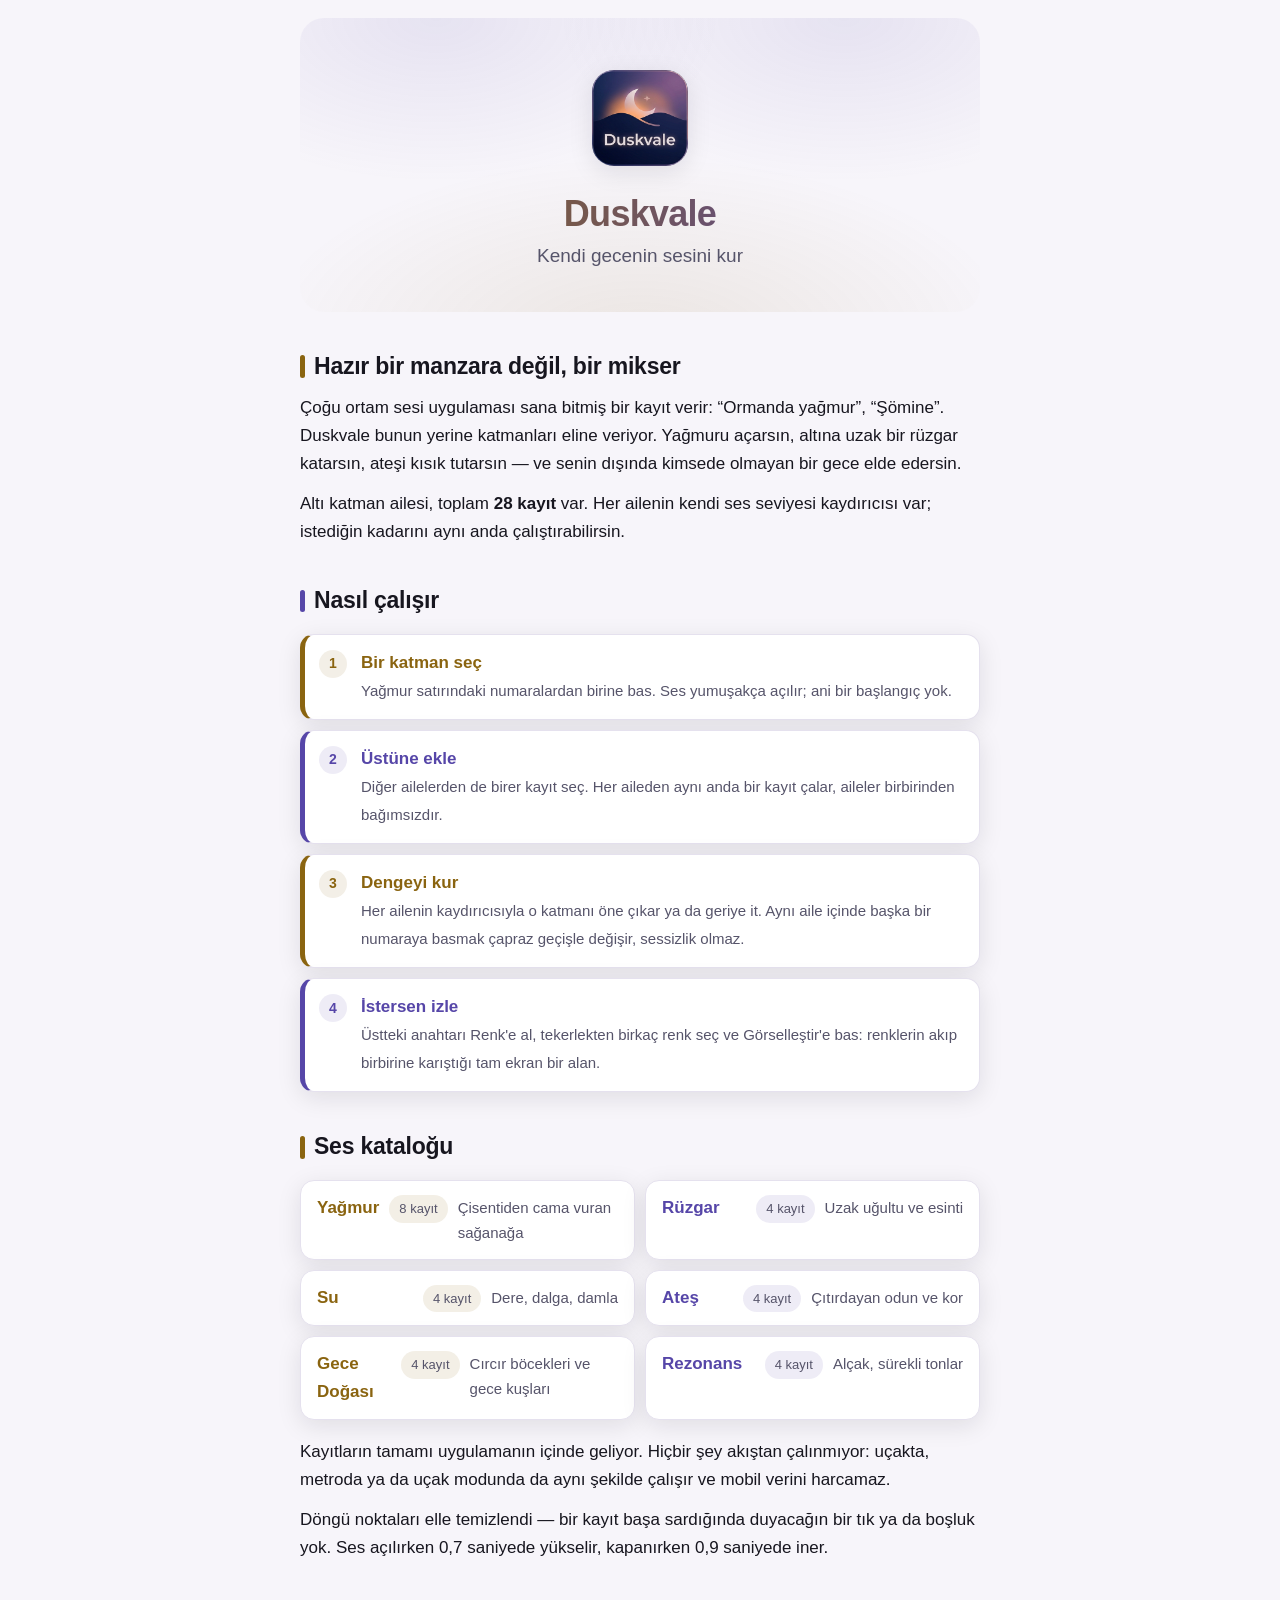
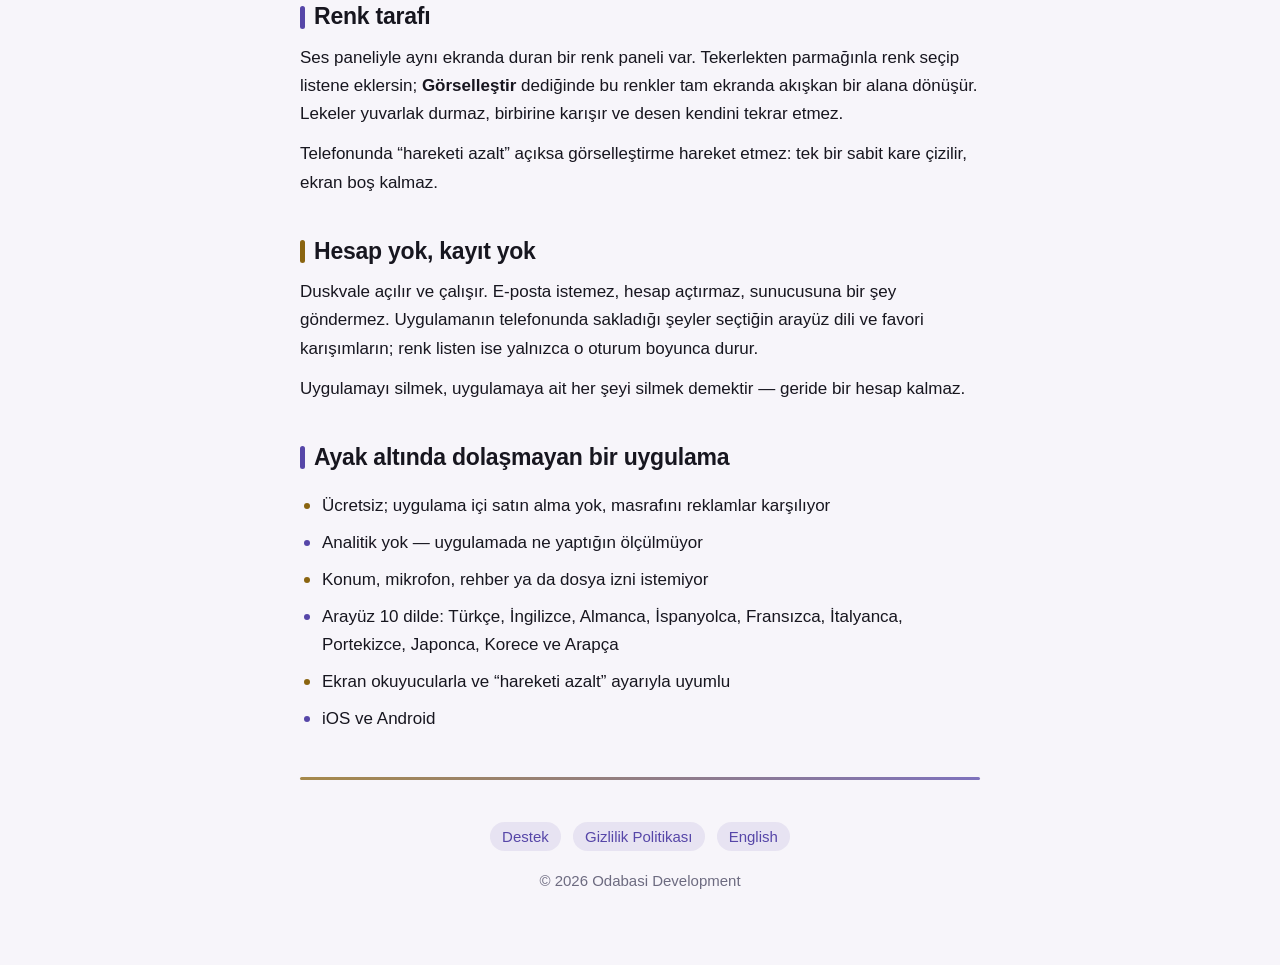
<file: index.html>
<!DOCTYPE html>
<html lang="tr">
<head>
<meta charset="utf-8">
<meta name="viewport" content="width=device-width, initial-scale=1">
<title>Duskvale — Kendi gecenin sesini kur</title>
<meta name="description" content="Duskvale bir ortam sesi mikseri: yağmur, rüzgar, su, ateş, gece doğası ve rezonans katmanlarını üst üste bindirip kendi arka planını kurarsın. Ücretsiz, hesapsız ve internetsiz çalışır.">
<link rel="icon" href="assets/logo.png">
<link rel="stylesheet" href="assets/style.css">
<link rel="alternate" hreflang="en" href="https://nodabasi.github.io/duskvale/en/">
<link rel="alternate" hreflang="tr" href="https://nodabasi.github.io/duskvale/">
</head>
<body>
<div class="wrap">

<header>
  <img src="assets/logo.png" alt="Duskvale">
  <h1>Duskvale</h1>
  <p class="tagline">Kendi gecenin sesini kur</p>
</header>

<h2>Hazır bir manzara değil, bir mikser</h2>
<p>Çoğu ortam sesi uygulaması sana bitmiş bir kayıt verir: “Ormanda yağmur”, “Şömine”.
Duskvale bunun yerine katmanları eline veriyor. Yağmuru açarsın, altına uzak bir rüzgar
katarsın, ateşi kısık tutarsın — ve senin dışında kimsede olmayan bir gece elde
edersin.</p>
<p>Altı katman ailesi, toplam <b>28 kayıt</b> var. Her ailenin kendi ses seviyesi
kaydırıcısı var; istediğin kadarını aynı anda çalıştırabilirsin.</p>

<h2>Nasıl çalışır</h2>
<ul class="steps">
  <li><b>Bir katman seç</b><span>Yağmur satırındaki numaralardan birine bas. Ses yumuşakça açılır; ani bir başlangıç yok.</span></li>
  <li><b>Üstüne ekle</b><span>Diğer ailelerden de birer kayıt seç. Her aileden aynı anda bir kayıt çalar, aileler birbirinden bağımsızdır.</span></li>
  <li><b>Dengeyi kur</b><span>Her ailenin kaydırıcısıyla o katmanı öne çıkar ya da geriye it. Aynı aile içinde başka bir numaraya basmak çapraz geçişle değişir, sessizlik olmaz.</span></li>
  <li><b>İstersen izle</b><span>Üstteki anahtarı Renk'e al, tekerlekten birkaç renk seç ve Görselleştir'e bas: renklerin akıp birbirine karıştığı tam ekran bir alan.</span></li>
</ul>

<h2>Ses kataloğu</h2>
<ul class="layers">
  <li><b>Yağmur</b> <span class="count">8 kayıt</span><span class="what">Çisentiden cama vuran sağanağa</span></li>
  <li><b>Rüzgar</b> <span class="count">4 kayıt</span><span class="what">Uzak uğultu ve esinti</span></li>
  <li><b>Su</b> <span class="count">4 kayıt</span><span class="what">Dere, dalga, damla</span></li>
  <li><b>Ateş</b> <span class="count">4 kayıt</span><span class="what">Çıtırdayan odun ve kor</span></li>
  <li><b>Gece Doğası</b> <span class="count">4 kayıt</span><span class="what">Cırcır böcekleri ve gece kuşları</span></li>
  <li><b>Rezonans</b> <span class="count">4 kayıt</span><span class="what">Alçak, sürekli tonlar</span></li>
</ul>
<p>Kayıtların tamamı uygulamanın içinde geliyor. Hiçbir şey akıştan çalınmıyor: uçakta,
metroda ya da uçak modunda da aynı şekilde çalışır ve mobil verini harcamaz.</p>
<p>Döngü noktaları elle temizlendi — bir kayıt başa sardığında duyacağın bir tık ya da
boşluk yok. Ses açılırken 0,7 saniyede yükselir, kapanırken 0,9 saniyede iner.</p>

<h2>Renk tarafı</h2>
<p>Ses paneliyle aynı ekranda duran bir renk paneli var. Tekerlekten parmağınla renk
seçip listene eklersin; <b>Görselleştir</b> dediğinde bu renkler tam ekranda akışkan bir
alana dönüşür. Lekeler yuvarlak durmaz, birbirine karışır ve desen kendini tekrar
etmez.</p>
<p>Telefonunda “hareketi azalt” açıksa görselleştirme hareket etmez: tek bir sabit kare
çizilir, ekran boş kalmaz.</p>

<h2>Hesap yok, kayıt yok</h2>
<p>Duskvale açılır ve çalışır. E-posta istemez, hesap açtırmaz, sunucusuna bir şey
göndermez. Uygulamanın telefonunda sakladığı şeyler seçtiğin arayüz dili ve favori
karışımların; renk listen ise yalnızca o oturum boyunca durur.</p>
<p>Uygulamayı silmek, uygulamaya ait her şeyi silmek demektir — geride bir hesap
kalmaz.</p>

<h2>Ayak altında dolaşmayan bir uygulama</h2>
<ul class="plain">
  <li>Ücretsiz; uygulama içi satın alma yok, masrafını reklamlar karşılıyor</li>
  <li>Analitik yok — uygulamada ne yaptığın ölçülmüyor</li>
  <li>Konum, mikrofon, rehber ya da dosya izni istemiyor</li>
  <li>Arayüz 10 dilde: Türkçe, İngilizce, Almanca, İspanyolca, Fransızca, İtalyanca, Portekizce, Japonca, Korece ve Arapça</li>
  <li>Ekran okuyucularla ve “hareketi azalt” ayarıyla uyumlu</li>
  <li>iOS ve Android</li>
</ul>

<hr>
<footer>
  <a href="support/">Destek</a>
  <a href="privacy/">Gizlilik Politikası</a>
  <a href="en/" hreflang="en">English</a>
  <div class="copyright">© 2026 Odabasi Development</div>
</footer>

</div>
</body>
</html>
</file>
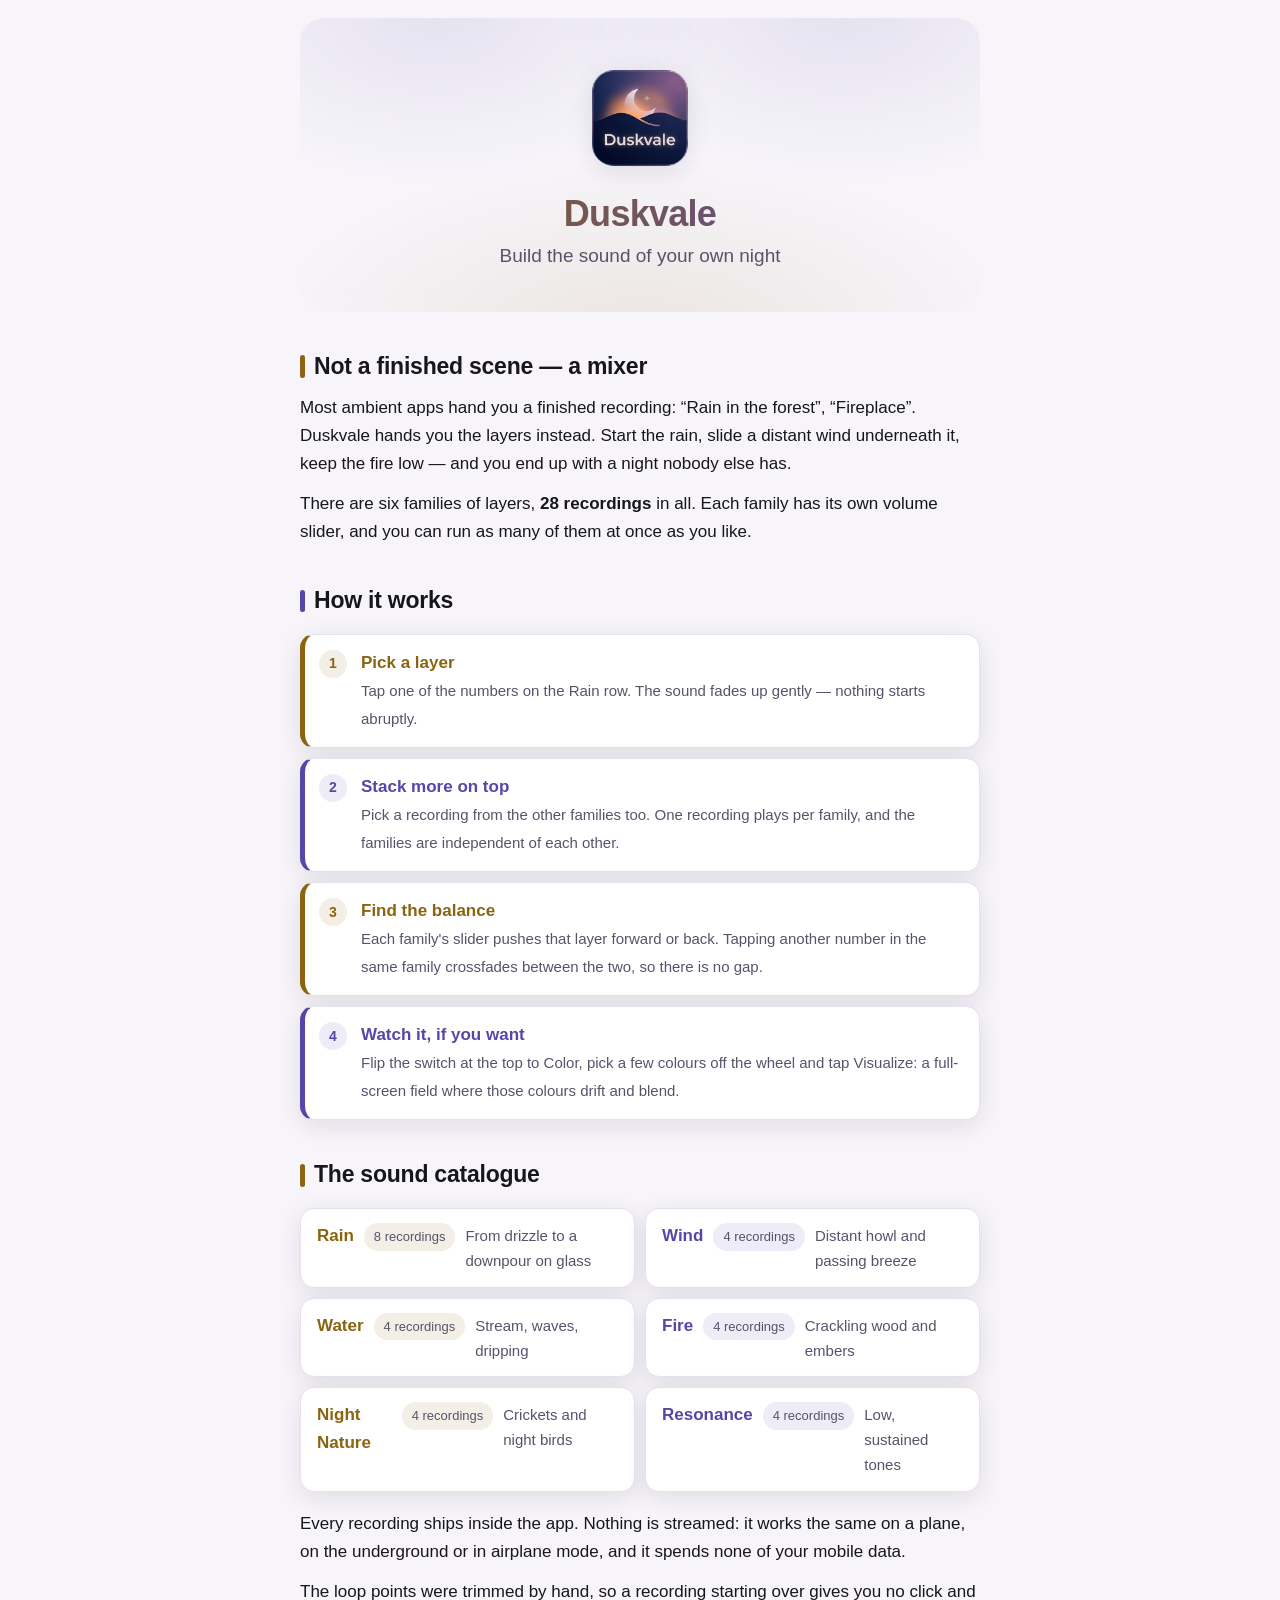
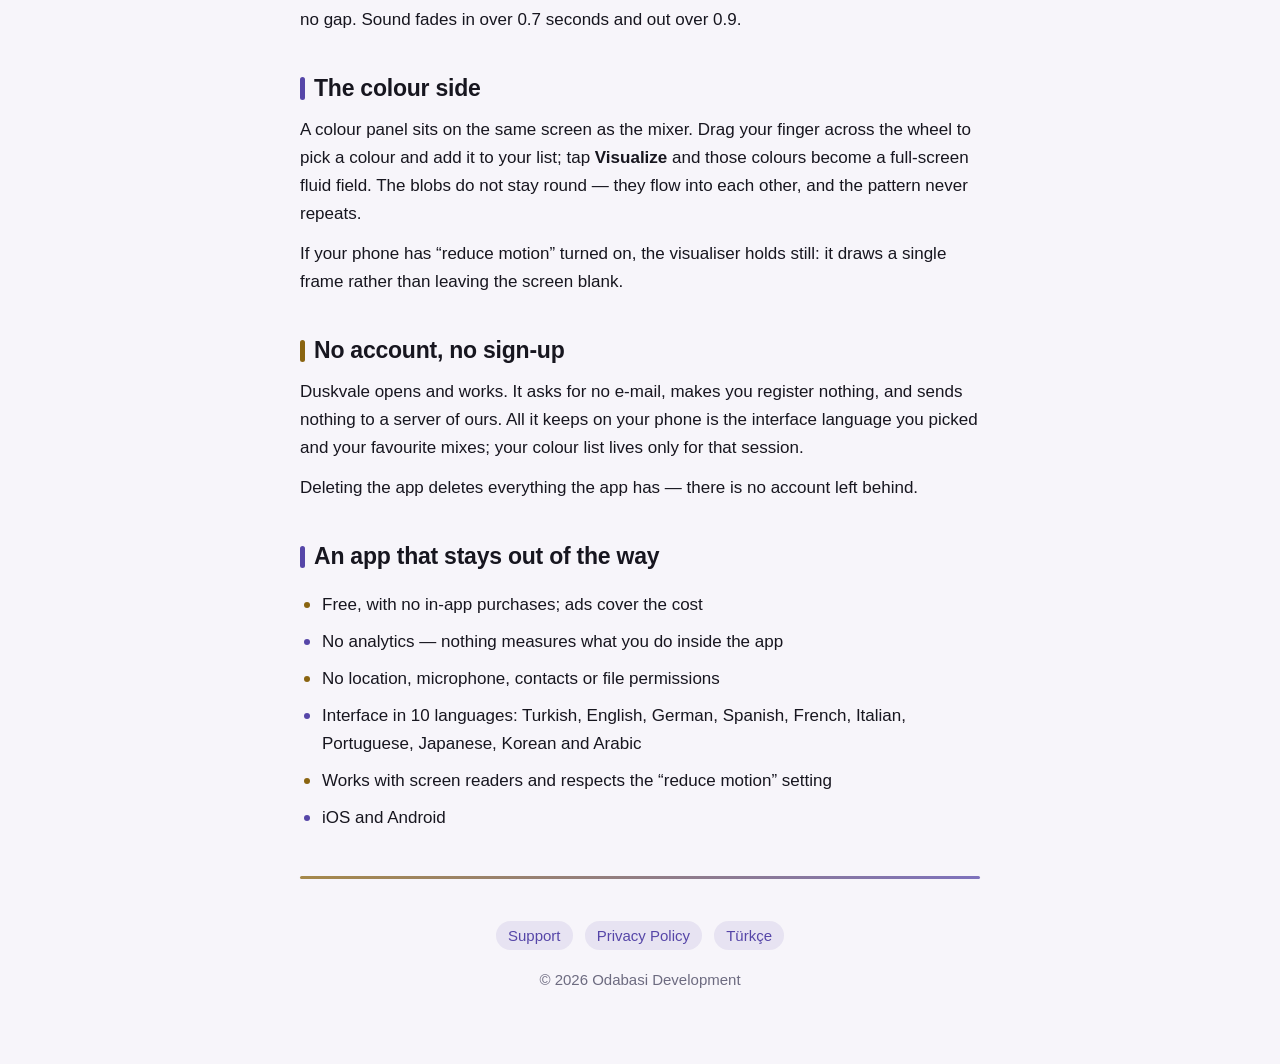
<file: en/index.html>
<!DOCTYPE html>
<html lang="en">
<head>
<meta charset="utf-8">
<meta name="viewport" content="width=device-width, initial-scale=1">
<title>Duskvale — Build the sound of your own night</title>
<meta name="description" content="Duskvale is an ambient sound mixer: layer rain, wind, water, fire, night nature and resonance into a background of your own. Free, no account, works offline.">
<link rel="icon" href="../assets/logo.png">
<link rel="stylesheet" href="../assets/style.css">
<link rel="alternate" hreflang="en" href="https://nodabasi.github.io/duskvale/en/">
<link rel="alternate" hreflang="tr" href="https://nodabasi.github.io/duskvale/">
</head>
<body>
<div class="wrap">

<header>
  <img src="../assets/logo.png" alt="Duskvale">
  <h1>Duskvale</h1>
  <p class="tagline">Build the sound of your own night</p>
</header>

<h2>Not a finished scene — a mixer</h2>
<p>Most ambient apps hand you a finished recording: “Rain in the forest”, “Fireplace”.
Duskvale hands you the layers instead. Start the rain, slide a distant wind underneath it,
keep the fire low — and you end up with a night nobody else has.</p>
<p>There are six families of layers, <b>28 recordings</b> in all. Each family has its own
volume slider, and you can run as many of them at once as you like.</p>

<h2>How it works</h2>
<ul class="steps">
  <li><b>Pick a layer</b><span>Tap one of the numbers on the Rain row. The sound fades up gently — nothing starts abruptly.</span></li>
  <li><b>Stack more on top</b><span>Pick a recording from the other families too. One recording plays per family, and the families are independent of each other.</span></li>
  <li><b>Find the balance</b><span>Each family's slider pushes that layer forward or back. Tapping another number in the same family crossfades between the two, so there is no gap.</span></li>
  <li><b>Watch it, if you want</b><span>Flip the switch at the top to Color, pick a few colours off the wheel and tap Visualize: a full-screen field where those colours drift and blend.</span></li>
</ul>

<h2>The sound catalogue</h2>
<ul class="layers">
  <li><b>Rain</b> <span class="count">8 recordings</span><span class="what">From drizzle to a downpour on glass</span></li>
  <li><b>Wind</b> <span class="count">4 recordings</span><span class="what">Distant howl and passing breeze</span></li>
  <li><b>Water</b> <span class="count">4 recordings</span><span class="what">Stream, waves, dripping</span></li>
  <li><b>Fire</b> <span class="count">4 recordings</span><span class="what">Crackling wood and embers</span></li>
  <li><b>Night Nature</b> <span class="count">4 recordings</span><span class="what">Crickets and night birds</span></li>
  <li><b>Resonance</b> <span class="count">4 recordings</span><span class="what">Low, sustained tones</span></li>
</ul>
<p>Every recording ships inside the app. Nothing is streamed: it works the same on a
plane, on the underground or in airplane mode, and it spends none of your mobile data.</p>
<p>The loop points were trimmed by hand, so a recording starting over gives you no click
and no gap. Sound fades in over 0.7 seconds and out over 0.9.</p>

<h2>The colour side</h2>
<p>A colour panel sits on the same screen as the mixer. Drag your finger across the wheel
to pick a colour and add it to your list; tap <b>Visualize</b> and those colours become a
full-screen fluid field. The blobs do not stay round — they flow into each other, and the
pattern never repeats.</p>
<p>If your phone has “reduce motion” turned on, the visualiser holds still: it draws a
single frame rather than leaving the screen blank.</p>

<h2>No account, no sign-up</h2>
<p>Duskvale opens and works. It asks for no e-mail, makes you register nothing, and sends
nothing to a server of ours. All it keeps on your phone is the interface language you
picked and your favourite mixes; your colour list lives only for that session.</p>
<p>Deleting the app deletes everything the app has — there is no account left
behind.</p>

<h2>An app that stays out of the way</h2>
<ul class="plain">
  <li>Free, with no in-app purchases; ads cover the cost</li>
  <li>No analytics — nothing measures what you do inside the app</li>
  <li>No location, microphone, contacts or file permissions</li>
  <li>Interface in 10 languages: Turkish, English, German, Spanish, French, Italian, Portuguese, Japanese, Korean and Arabic</li>
  <li>Works with screen readers and respects the “reduce motion” setting</li>
  <li>iOS and Android</li>
</ul>

<hr>
<footer>
  <a href="support/">Support</a>
  <a href="privacy/">Privacy Policy</a>
  <a href="../" hreflang="tr">Türkçe</a>
  <div class="copyright">© 2026 Odabasi Development</div>
</footer>

</div>
</body>
</html>
</file>
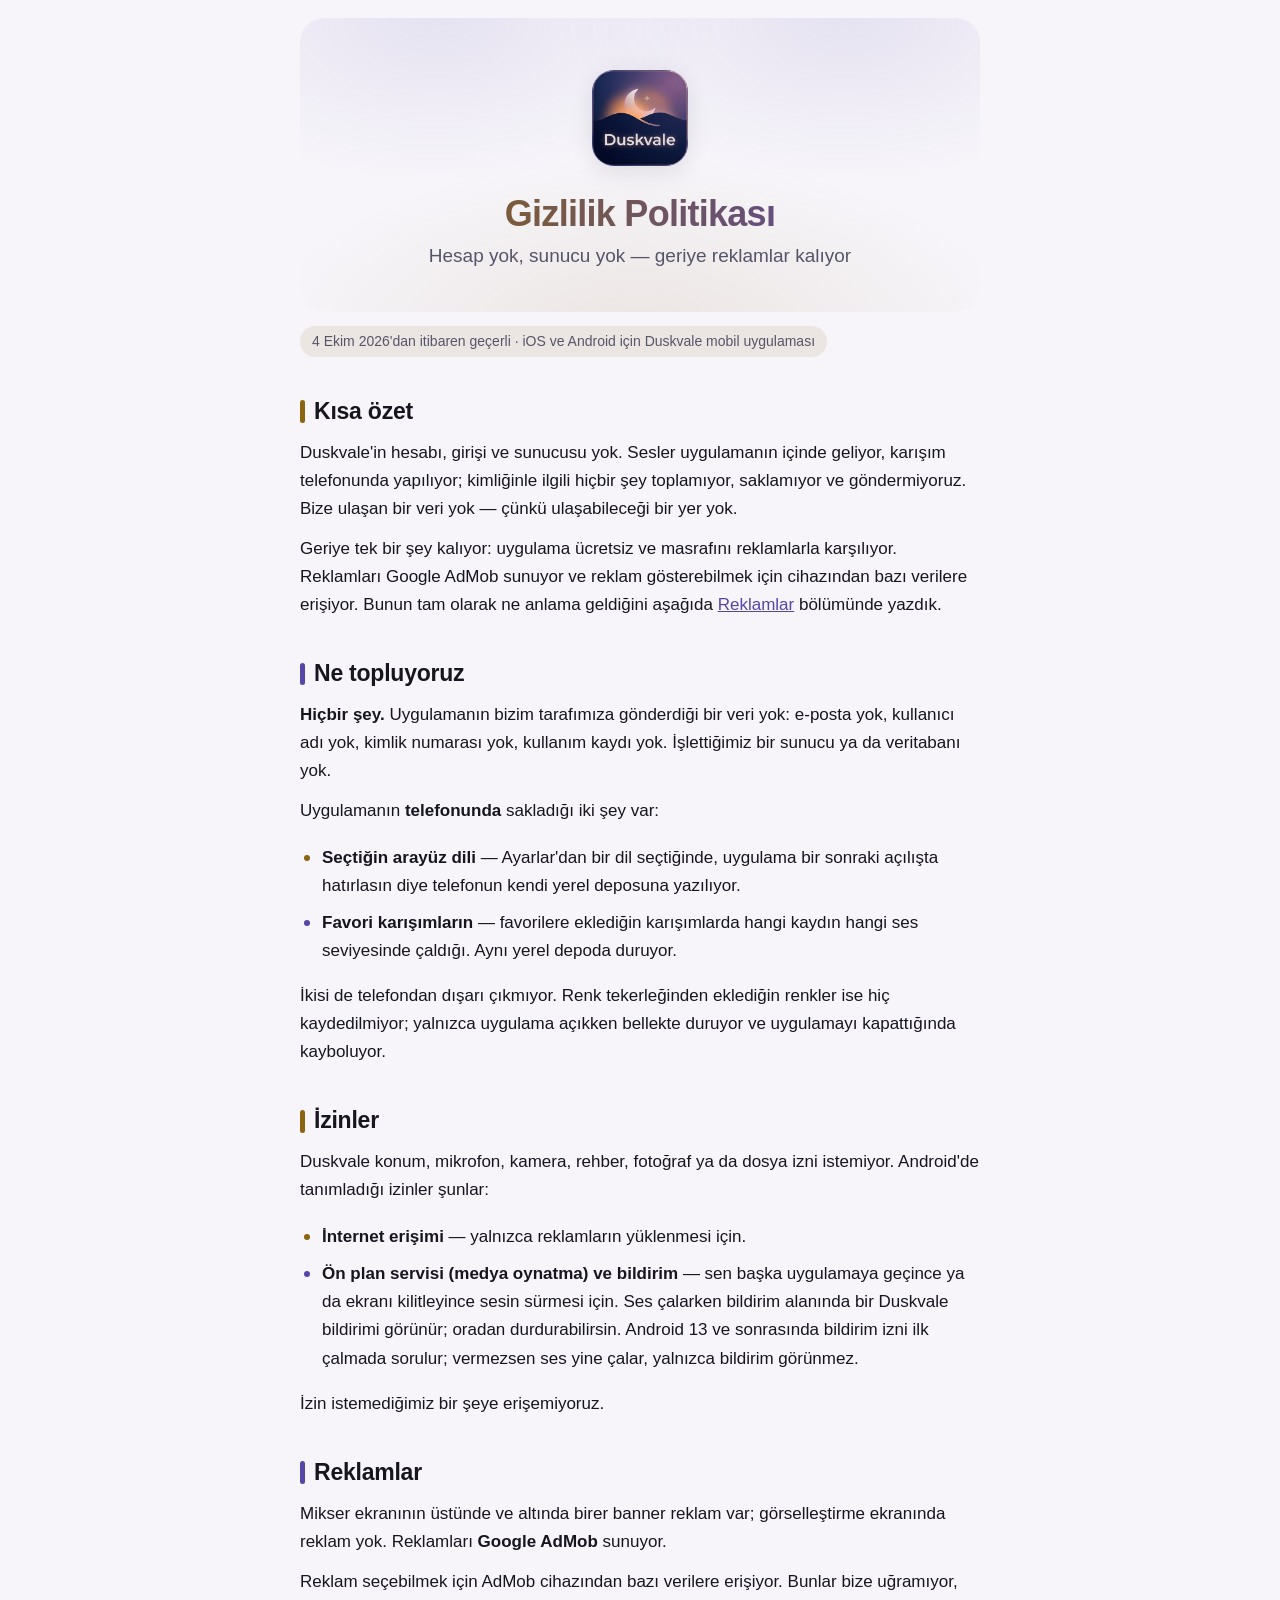
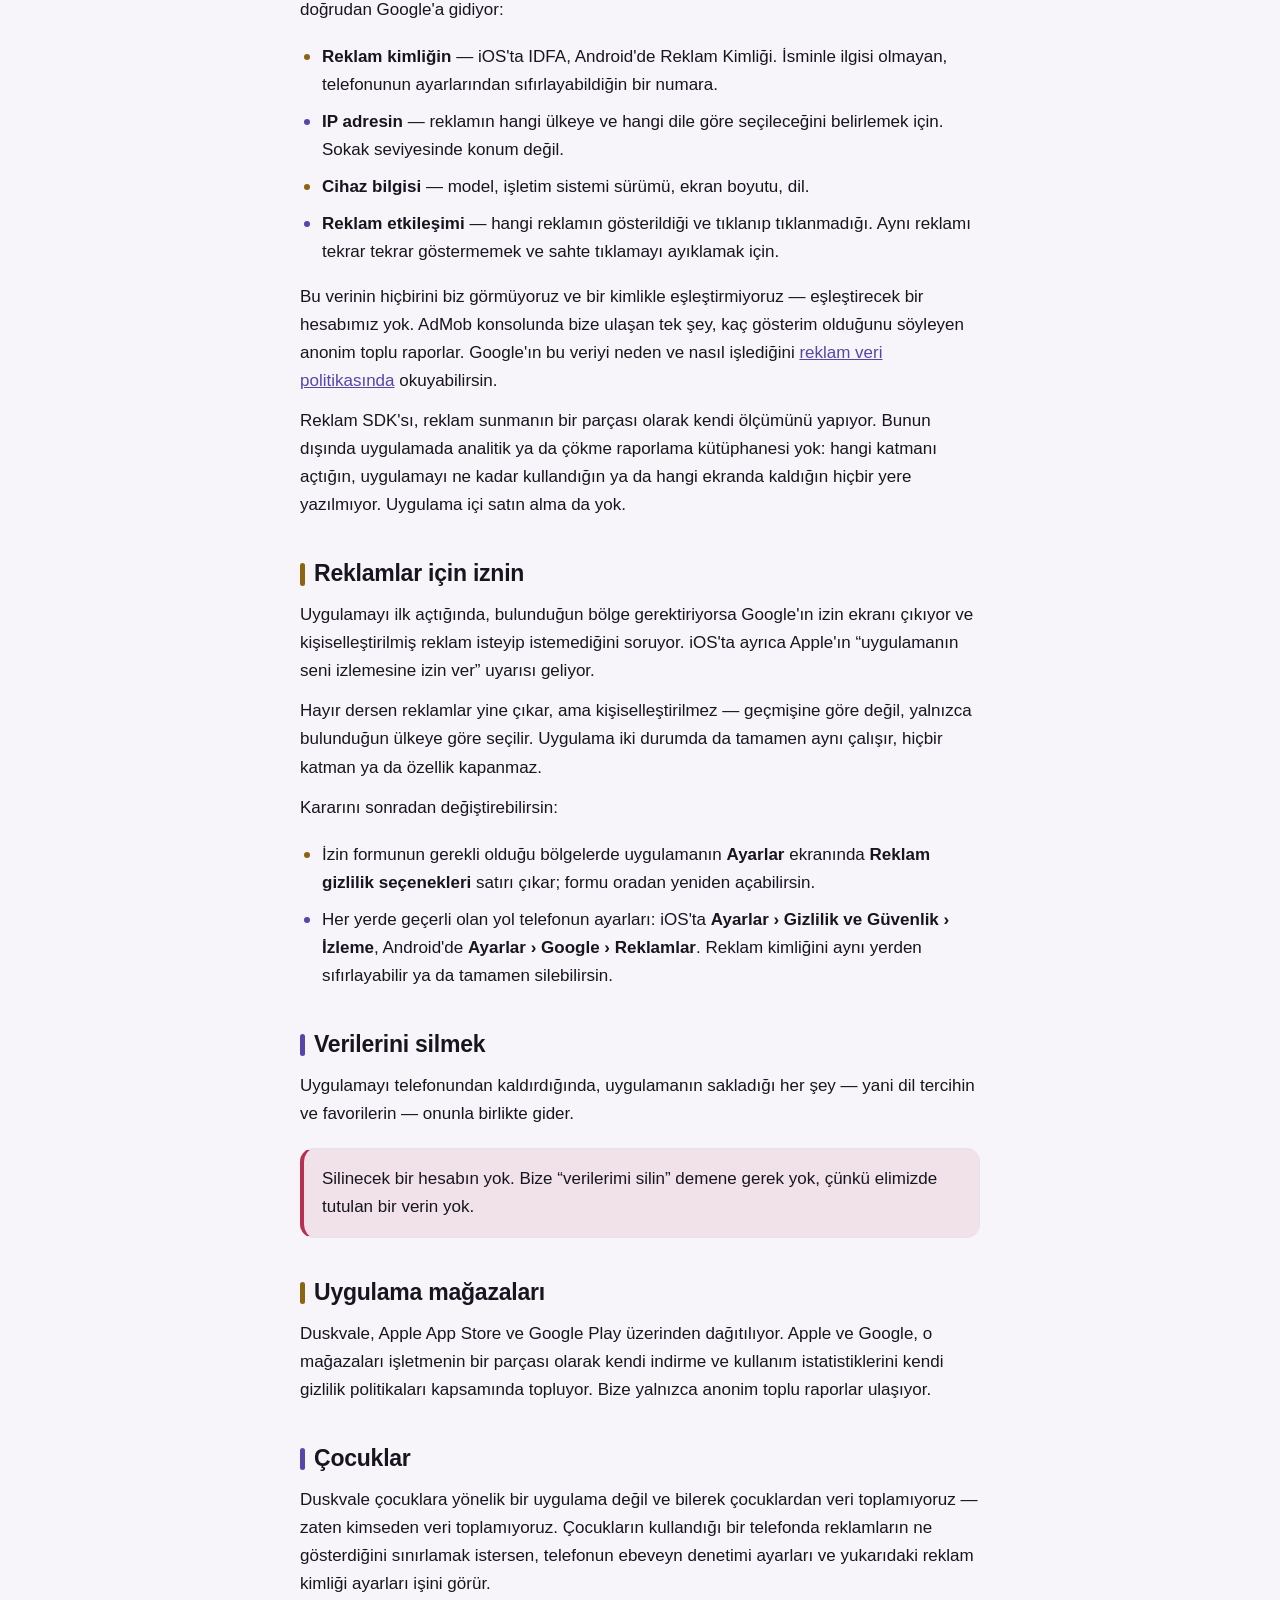
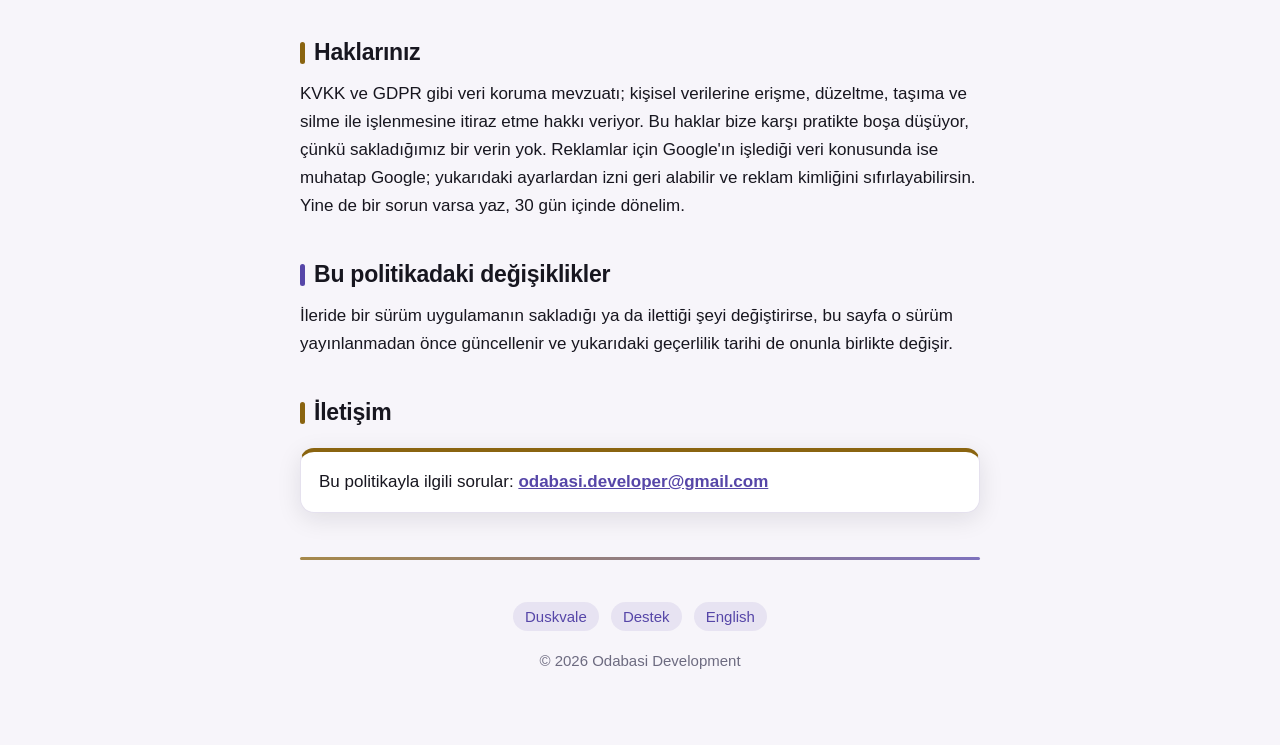
<file: privacy/index.html>
<!DOCTYPE html>
<html lang="tr">
<head>
<meta charset="utf-8">
<meta name="viewport" content="width=device-width, initial-scale=1">
<title>Duskvale — Gizlilik Politikası</title>
<meta name="description" content="Duskvale'in hesabı ve sunucusu yok. Telefonda ne saklanıyor, reklamlar hangi veriye erişiyor ve izni nasıl geri alırsın.">
<link rel="icon" href="../assets/logo.png">
<link rel="stylesheet" href="../assets/style.css">
<link rel="alternate" hreflang="en" href="https://nodabasi.github.io/duskvale/en/privacy/">
<link rel="alternate" hreflang="tr" href="https://nodabasi.github.io/duskvale/privacy/">
</head>
<body>
<div class="wrap">

<header>
  <img src="../assets/logo.png" alt="Duskvale">
  <h1>Gizlilik Politikası</h1>
  <p class="tagline">Hesap yok, sunucu yok — geriye reklamlar kalıyor</p>
</header>

<p class="meta">4 Ekim 2026'dan itibaren geçerli · iOS ve Android için Duskvale mobil
uygulaması</p>

<h2>Kısa özet</h2>
<p>Duskvale'in hesabı, girişi ve sunucusu yok. Sesler uygulamanın içinde geliyor, karışım
telefonunda yapılıyor; kimliğinle ilgili hiçbir şey toplamıyor, saklamıyor ve
göndermiyoruz. Bize ulaşan bir veri yok — çünkü ulaşabileceği bir yer yok.</p>
<p>Geriye tek bir şey kalıyor: uygulama ücretsiz ve masrafını reklamlarla karşılıyor.
Reklamları Google AdMob sunuyor ve reklam gösterebilmek için cihazından bazı verilere
erişiyor. Bunun tam olarak ne anlama geldiğini aşağıda
<a href="#reklamlar">Reklamlar</a> bölümünde yazdık.</p>

<h2>Ne topluyoruz</h2>
<p><b>Hiçbir şey.</b> Uygulamanın bizim tarafımıza gönderdiği bir veri yok: e-posta yok,
kullanıcı adı yok, kimlik numarası yok, kullanım kaydı yok. İşlettiğimiz bir sunucu ya da
veritabanı yok.</p>
<p>Uygulamanın <b>telefonunda</b> sakladığı iki şey var:</p>
<ul class="plain">
  <li><b>Seçtiğin arayüz dili</b> — Ayarlar'dan bir dil seçtiğinde, uygulama bir sonraki
  açılışta hatırlasın diye telefonun kendi yerel deposuna yazılıyor.</li>
  <li><b>Favori karışımların</b> — favorilere eklediğin karışımlarda hangi kaydın hangi
  ses seviyesinde çaldığı. Aynı yerel depoda duruyor.</li>
</ul>
<p>İkisi de telefondan dışarı çıkmıyor. Renk tekerleğinden eklediğin renkler ise hiç
kaydedilmiyor; yalnızca uygulama açıkken bellekte duruyor ve uygulamayı kapattığında
kayboluyor.</p>

<h2>İzinler</h2>
<p>Duskvale konum, mikrofon, kamera, rehber, fotoğraf ya da dosya izni istemiyor.
Android'de tanımladığı izinler şunlar:</p>
<ul class="plain">
  <li><b>İnternet erişimi</b> — yalnızca reklamların yüklenmesi için.</li>
  <li><b>Ön plan servisi (medya oynatma) ve bildirim</b> — sen başka uygulamaya geçince
  ya da ekranı kilitleyince sesin sürmesi için. Ses çalarken bildirim alanında bir
  Duskvale bildirimi görünür; oradan durdurabilirsin. Android 13 ve sonrasında bildirim
  izni ilk çalmada sorulur; vermezsen ses yine çalar, yalnızca bildirim görünmez.</li>
</ul>
<p>İzin istemediğimiz bir şeye erişemiyoruz.</p>

<h2 id="reklamlar">Reklamlar</h2>
<p>Mikser ekranının üstünde ve altında birer banner reklam var; görselleştirme ekranında
reklam yok. Reklamları <b>Google AdMob</b> sunuyor.</p>
<p>Reklam seçebilmek için AdMob cihazından bazı verilere erişiyor. Bunlar bize uğramıyor,
doğrudan Google'a gidiyor:</p>
<ul class="plain">
  <li><b>Reklam kimliğin</b> — iOS'ta IDFA, Android'de Reklam Kimliği. İsminle ilgisi
  olmayan, telefonunun ayarlarından sıfırlayabildiğin bir numara.</li>
  <li><b>IP adresin</b> — reklamın hangi ülkeye ve hangi dile göre seçileceğini
  belirlemek için. Sokak seviyesinde konum değil.</li>
  <li><b>Cihaz bilgisi</b> — model, işletim sistemi sürümü, ekran boyutu, dil.</li>
  <li><b>Reklam etkileşimi</b> — hangi reklamın gösterildiği ve tıklanıp tıklanmadığı.
  Aynı reklamı tekrar tekrar göstermemek ve sahte tıklamayı ayıklamak için.</li>
</ul>
<p>Bu verinin hiçbirini biz görmüyoruz ve bir kimlikle eşleştirmiyoruz — eşleştirecek bir
hesabımız yok. AdMob konsolunda bize ulaşan tek şey, kaç gösterim olduğunu söyleyen
anonim toplu raporlar. Google'ın bu veriyi neden ve nasıl işlediğini
<a href="https://business.safety.google/adsprocessing/">reklam veri politikasında</a>
okuyabilirsin.</p>
<p>Reklam SDK'sı, reklam sunmanın bir parçası olarak kendi ölçümünü yapıyor. Bunun
dışında uygulamada analitik ya da çökme raporlama kütüphanesi yok: hangi katmanı
açtığın, uygulamayı ne kadar kullandığın ya da hangi ekranda kaldığın hiçbir yere
yazılmıyor. Uygulama içi satın alma da yok.</p>

<h2>Reklamlar için iznin</h2>
<p>Uygulamayı ilk açtığında, bulunduğun bölge gerektiriyorsa Google'ın izin ekranı çıkıyor
ve kişiselleştirilmiş reklam isteyip istemediğini soruyor. iOS'ta ayrıca Apple'ın
“uygulamanın seni izlemesine izin ver” uyarısı geliyor.</p>
<p>Hayır dersen reklamlar yine çıkar, ama kişiselleştirilmez — geçmişine göre değil,
yalnızca bulunduğun ülkeye göre seçilir. Uygulama iki durumda da tamamen aynı çalışır,
hiçbir katman ya da özellik kapanmaz.</p>
<p>Kararını sonradan değiştirebilirsin:</p>
<ul class="plain">
  <li>İzin formunun gerekli olduğu bölgelerde uygulamanın <b>Ayarlar</b> ekranında
  <b>Reklam gizlilik seçenekleri</b> satırı çıkar; formu oradan yeniden açabilirsin.</li>
  <li>Her yerde geçerli olan yol telefonun ayarları: iOS'ta <b>Ayarlar › Gizlilik ve
  Güvenlik › İzleme</b>, Android'de <b>Ayarlar › Google › Reklamlar</b>. Reklam kimliğini
  aynı yerden sıfırlayabilir ya da tamamen silebilirsin.</li>
</ul>

<h2>Verilerini silmek</h2>
<p>Uygulamayı telefonundan kaldırdığında, uygulamanın sakladığı her şey — yani dil
tercihin ve favorilerin — onunla birlikte gider.</p>
<div class="notice">
  <p>Silinecek bir hesabın yok. Bize “verilerimi silin” demene gerek yok, çünkü elimizde
  tutulan bir verin yok.</p>
</div>

<h2>Uygulama mağazaları</h2>
<p>Duskvale, Apple App Store ve Google Play üzerinden dağıtılıyor. Apple ve Google, o
mağazaları işletmenin bir parçası olarak kendi indirme ve kullanım istatistiklerini kendi
gizlilik politikaları kapsamında topluyor. Bize yalnızca anonim toplu raporlar
ulaşıyor.</p>

<h2>Çocuklar</h2>
<p>Duskvale çocuklara yönelik bir uygulama değil ve bilerek çocuklardan veri
toplamıyoruz — zaten kimseden veri toplamıyoruz. Çocukların kullandığı bir telefonda
reklamların ne gösterdiğini sınırlamak istersen, telefonun ebeveyn denetimi ayarları ve
yukarıdaki reklam kimliği ayarları işini görür.</p>

<h2>Haklarınız</h2>
<p>KVKK ve GDPR gibi veri koruma mevzuatı; kişisel verilerine erişme, düzeltme, taşıma ve
silme ile işlenmesine itiraz etme hakkı veriyor. Bu haklar bize karşı pratikte boşa
düşüyor, çünkü sakladığımız bir verin yok. Reklamlar için Google'ın işlediği veri
konusunda ise muhatap Google; yukarıdaki ayarlardan izni geri alabilir ve reklam kimliğini
sıfırlayabilirsin. Yine de bir sorun varsa yaz, 30 gün içinde dönelim.</p>

<h2>Bu politikadaki değişiklikler</h2>
<p>İleride bir sürüm uygulamanın sakladığı ya da ilettiği şeyi değiştirirse, bu sayfa o
sürüm yayınlanmadan önce güncellenir ve yukarıdaki geçerlilik tarihi de onunla birlikte
değişir.</p>

<h2>İletişim</h2>
<div class="contact">
  <p>Bu politikayla ilgili sorular:
  <a href="mailto:odabasi.developer@gmail.com">odabasi.developer@gmail.com</a></p>
</div>

<hr>
<footer>
  <a href="../">Duskvale</a>
  <a href="../support/">Destek</a>
  <a href="../en/privacy/" hreflang="en">English</a>
  <div class="copyright">© 2026 Odabasi Development</div>
</footer>

</div>
</body>
</html>
</file>
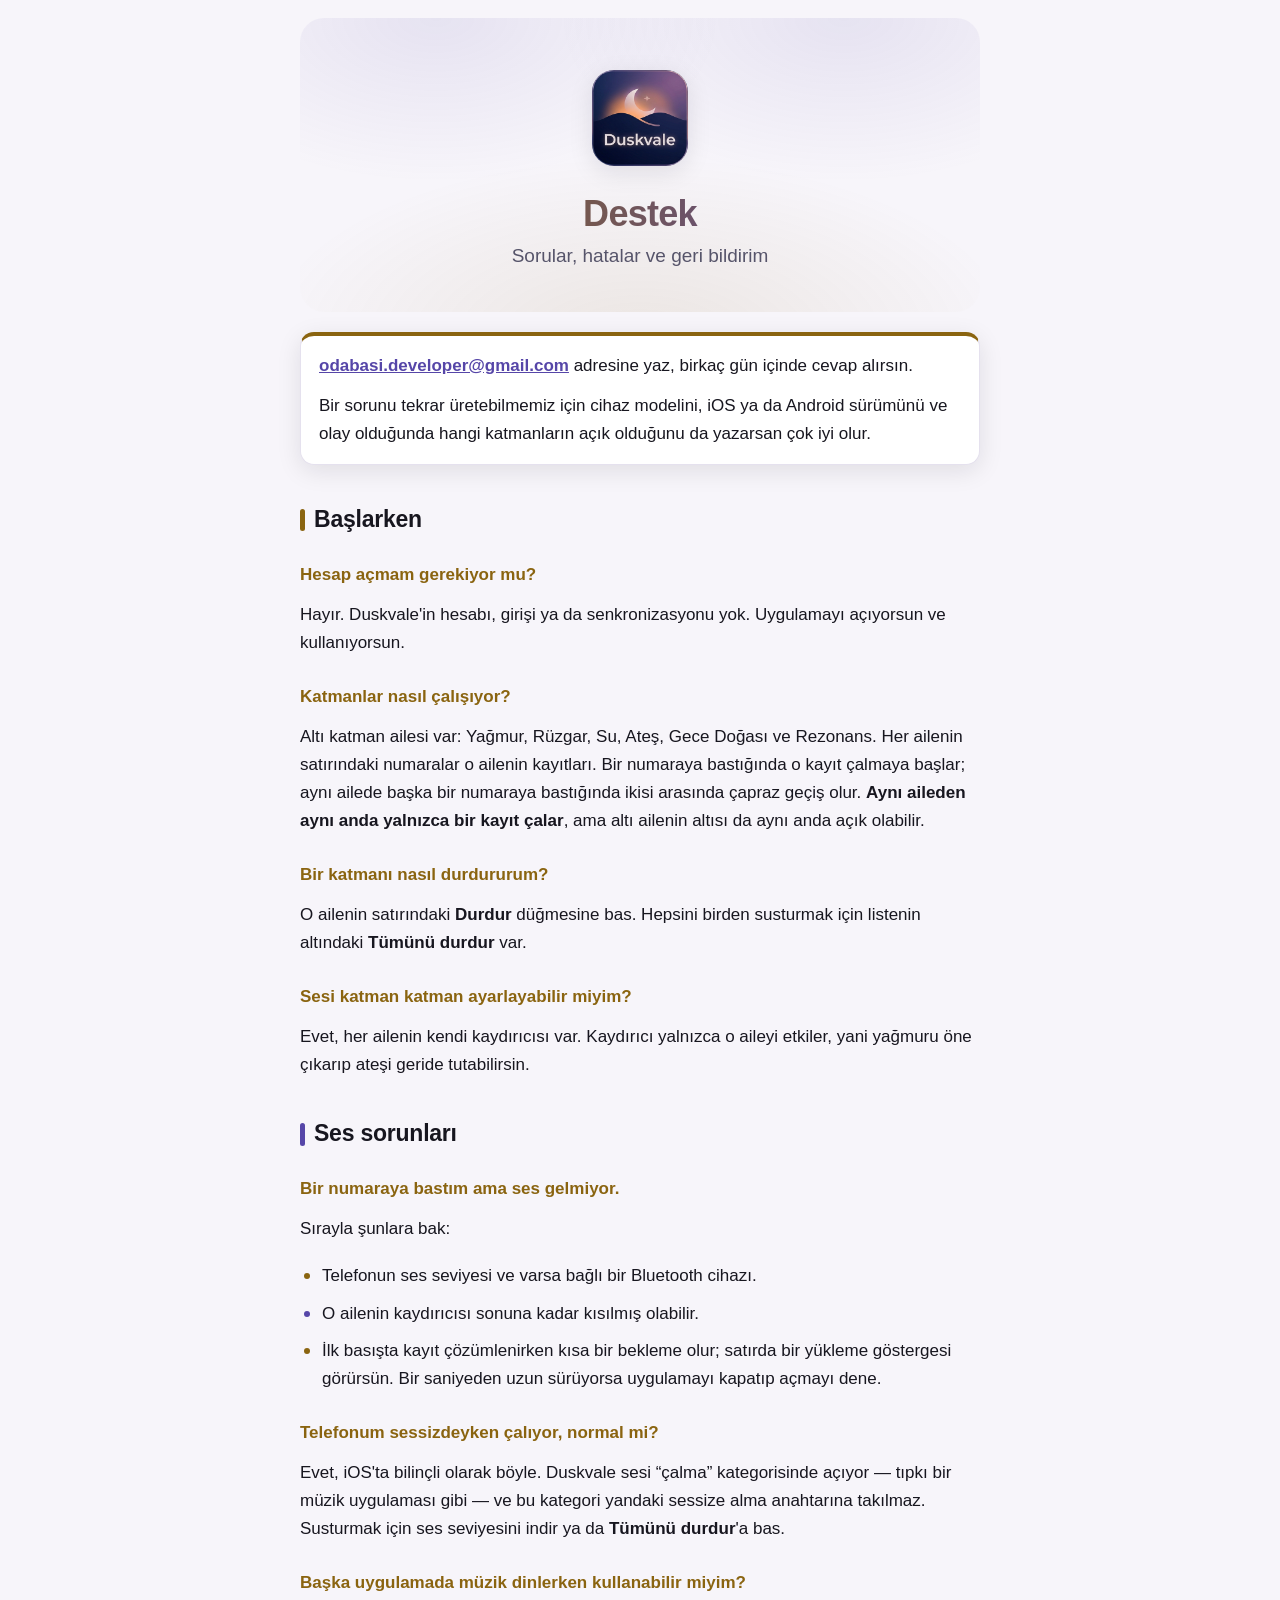
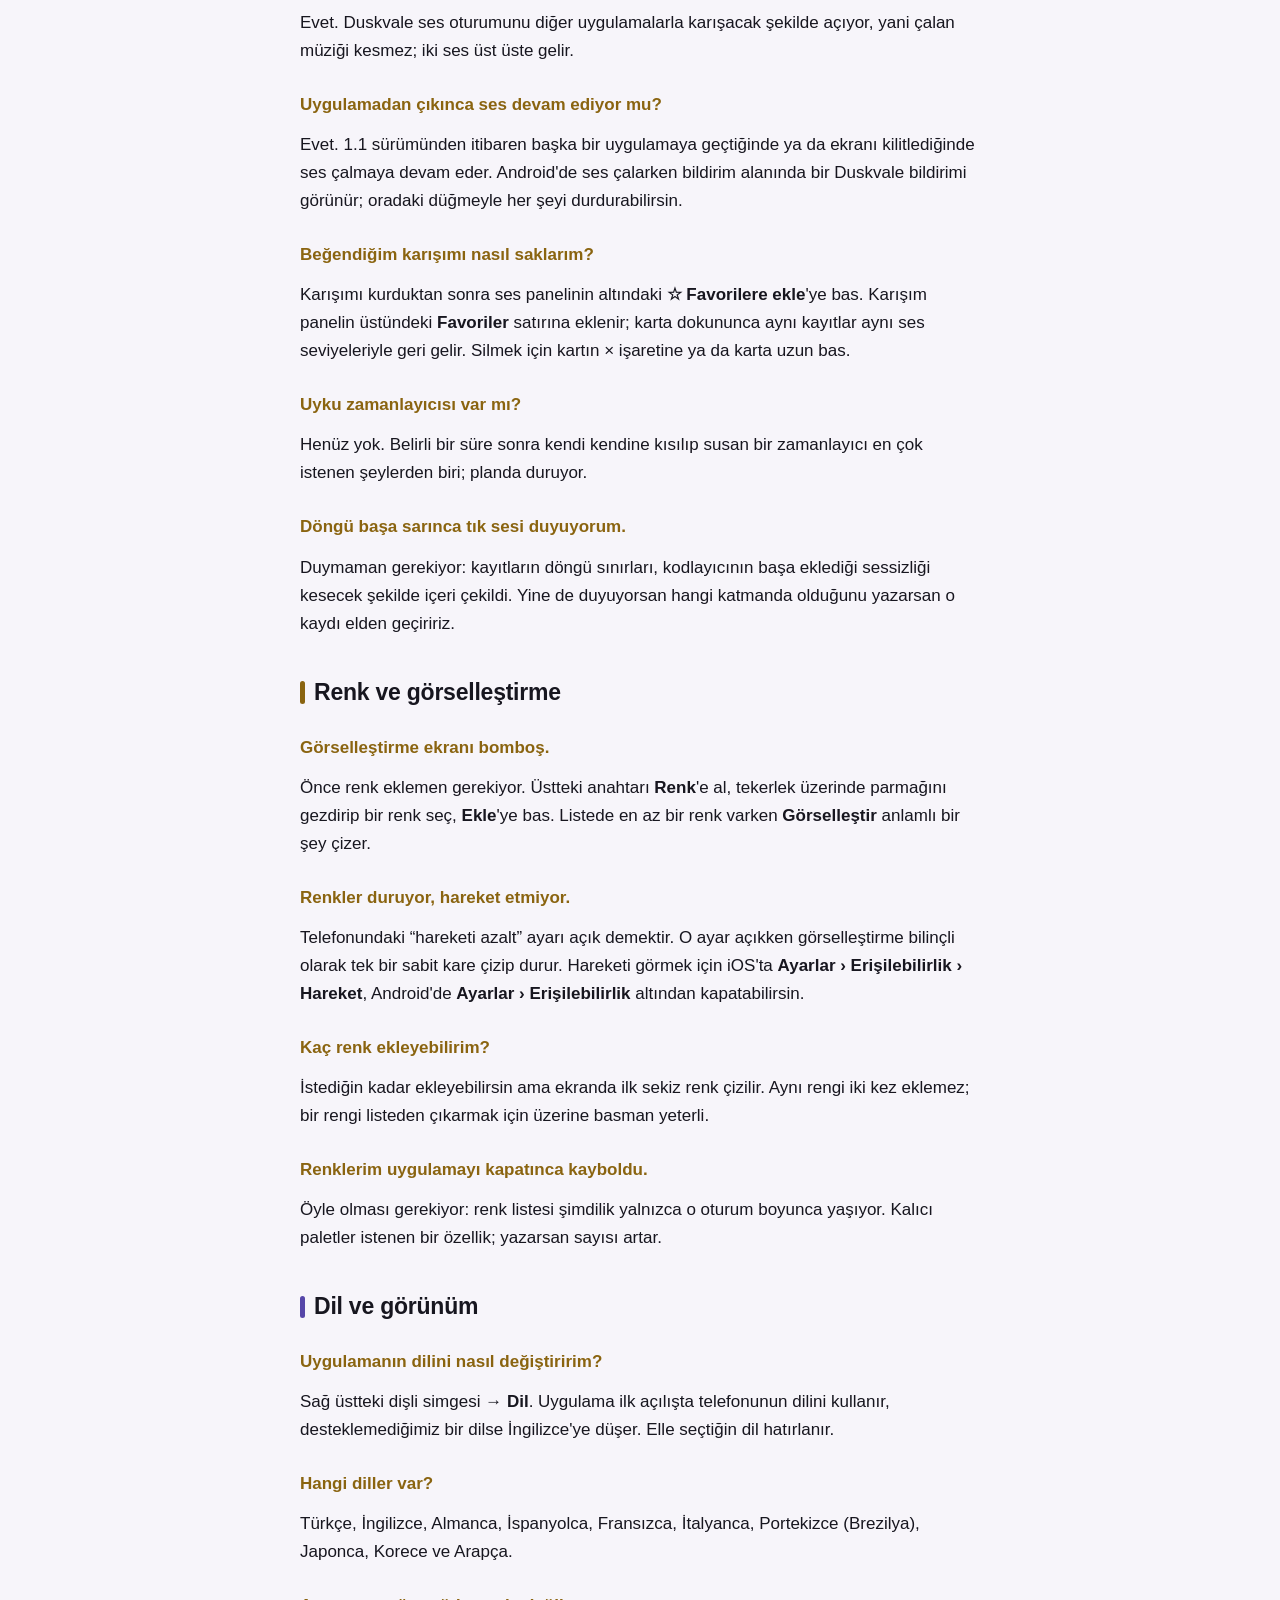
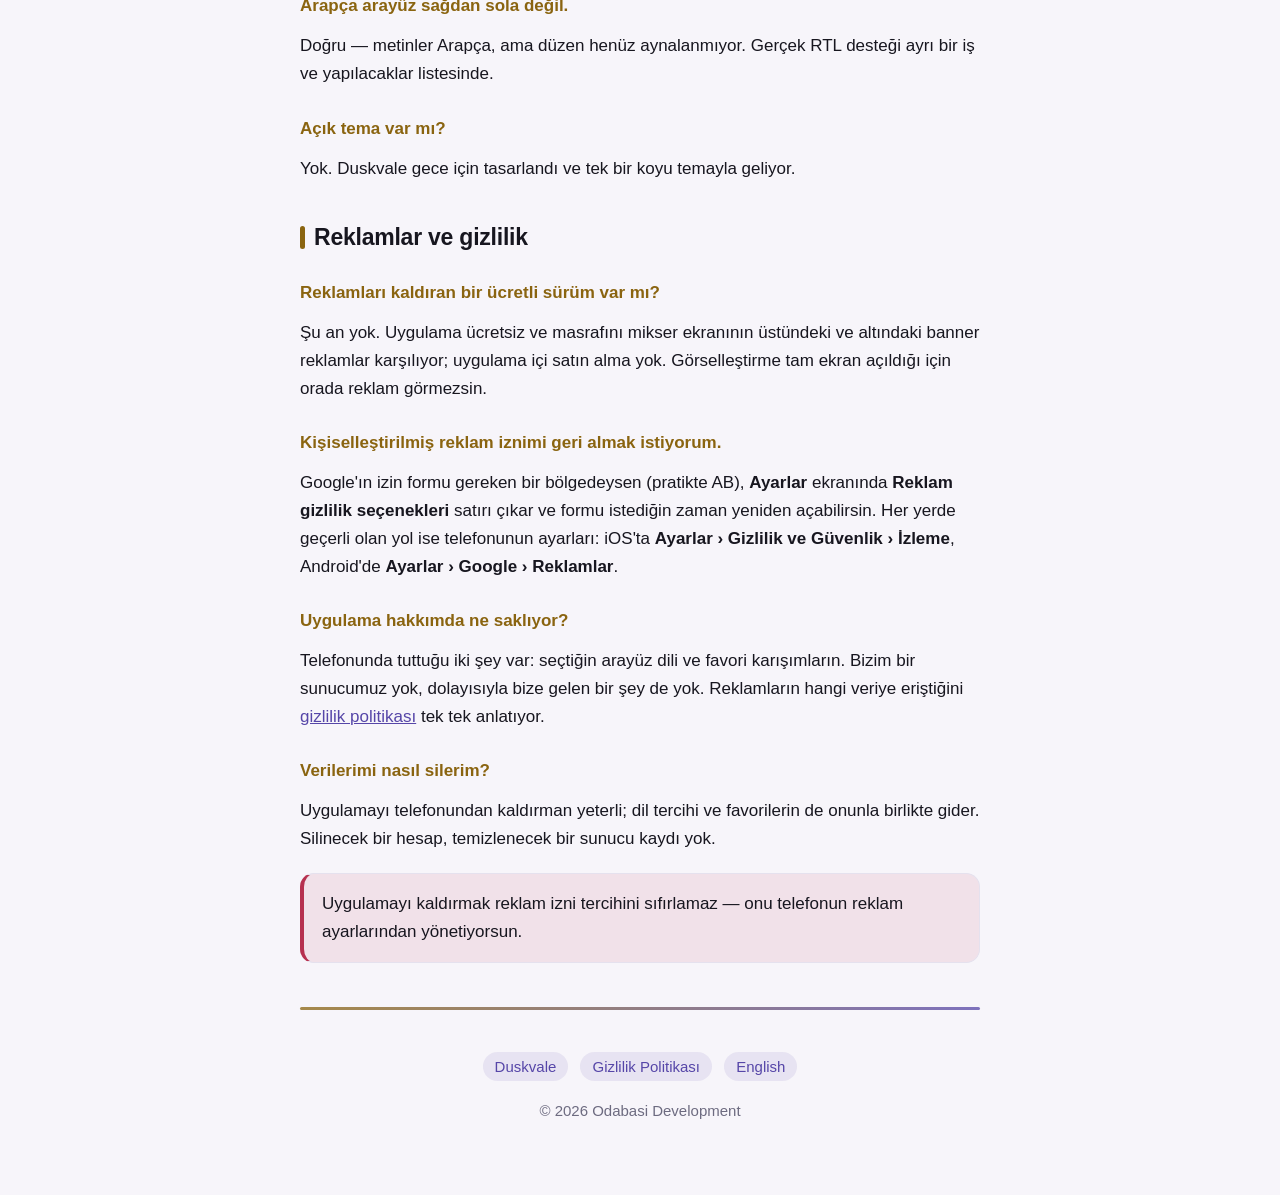
<file: support/index.html>
<!DOCTYPE html>
<html lang="tr">
<head>
<meta charset="utf-8">
<meta name="viewport" content="width=device-width, initial-scale=1">
<title>Duskvale — Destek</title>
<meta name="description" content="Duskvale için yardım ve iletişim: ses çıkmaması, katmanlar, arka planda çalma, renk görselleştirmesi, dil ve reklam ayarları.">
<link rel="icon" href="../assets/logo.png">
<link rel="stylesheet" href="../assets/style.css">
<link rel="alternate" hreflang="en" href="https://nodabasi.github.io/duskvale/en/support/">
<link rel="alternate" hreflang="tr" href="https://nodabasi.github.io/duskvale/support/">
</head>
<body>
<div class="wrap">

<header>
  <img src="../assets/logo.png" alt="Duskvale">
  <h1>Destek</h1>
  <p class="tagline">Sorular, hatalar ve geri bildirim</p>
</header>

<div class="contact">
  <p><a href="mailto:odabasi.developer@gmail.com">odabasi.developer@gmail.com</a>
  adresine yaz, birkaç gün içinde cevap alırsın.</p>
  <p>Bir sorunu tekrar üretebilmemiz için cihaz modelini, iOS ya da Android sürümünü ve
  olay olduğunda hangi katmanların açık olduğunu da yazarsan çok iyi olur.</p>
</div>

<h2>Başlarken</h2>

<h3>Hesap açmam gerekiyor mu?</h3>
<p>Hayır. Duskvale'in hesabı, girişi ya da senkronizasyonu yok. Uygulamayı açıyorsun ve
kullanıyorsun.</p>

<h3>Katmanlar nasıl çalışıyor?</h3>
<p>Altı katman ailesi var: Yağmur, Rüzgar, Su, Ateş, Gece Doğası ve Rezonans. Her ailenin
satırındaki numaralar o ailenin kayıtları. Bir numaraya bastığında o kayıt çalmaya
başlar; aynı ailede başka bir numaraya bastığında ikisi arasında çapraz geçiş olur.
<b>Aynı aileden aynı anda yalnızca bir kayıt çalar</b>, ama altı ailenin altısı da aynı
anda açık olabilir.</p>

<h3>Bir katmanı nasıl durdururum?</h3>
<p>O ailenin satırındaki <b>Durdur</b> düğmesine bas. Hepsini birden susturmak için
listenin altındaki <b>Tümünü durdur</b> var.</p>

<h3>Sesi katman katman ayarlayabilir miyim?</h3>
<p>Evet, her ailenin kendi kaydırıcısı var. Kaydırıcı yalnızca o aileyi etkiler, yani
yağmuru öne çıkarıp ateşi geride tutabilirsin.</p>

<h2>Ses sorunları</h2>

<h3>Bir numaraya bastım ama ses gelmiyor.</h3>
<p>Sırayla şunlara bak:</p>
<ul class="plain">
  <li>Telefonun ses seviyesi ve varsa bağlı bir Bluetooth cihazı.</li>
  <li>O ailenin kaydırıcısı sonuna kadar kısılmış olabilir.</li>
  <li>İlk basışta kayıt çözümlenirken kısa bir bekleme olur; satırda bir yükleme
  göstergesi görürsün. Bir saniyeden uzun sürüyorsa uygulamayı kapatıp açmayı dene.</li>
</ul>

<h3>Telefonum sessizdeyken çalıyor, normal mi?</h3>
<p>Evet, iOS'ta bilinçli olarak böyle. Duskvale sesi “çalma” kategorisinde açıyor —
tıpkı bir müzik uygulaması gibi — ve bu kategori yandaki sessize alma anahtarına takılmaz.
Susturmak için ses seviyesini indir ya da <b>Tümünü durdur</b>'a bas.</p>

<h3>Başka uygulamada müzik dinlerken kullanabilir miyim?</h3>
<p>Evet. Duskvale ses oturumunu diğer uygulamalarla karışacak şekilde açıyor, yani çalan
müziği kesmez; iki ses üst üste gelir.</p>

<h3>Uygulamadan çıkınca ses devam ediyor mu?</h3>
<p>Evet. 1.1 sürümünden itibaren başka bir uygulamaya geçtiğinde ya da ekranı
kilitlediğinde ses çalmaya devam eder. Android'de ses çalarken bildirim alanında bir
Duskvale bildirimi görünür; oradaki düğmeyle her şeyi durdurabilirsin.</p>

<h3>Beğendiğim karışımı nasıl saklarım?</h3>
<p>Karışımı kurduktan sonra ses panelinin altındaki <b>☆ Favorilere ekle</b>'ye bas.
Karışım panelin üstündeki <b>Favoriler</b> satırına eklenir; karta dokununca aynı kayıtlar
aynı ses seviyeleriyle geri gelir. Silmek için kartın × işaretine ya da karta uzun bas.</p>

<h3>Uyku zamanlayıcısı var mı?</h3>
<p>Henüz yok. Belirli bir süre sonra kendi kendine kısılıp susan bir zamanlayıcı en çok
istenen şeylerden biri; planda duruyor.</p>

<h3>Döngü başa sarınca tık sesi duyuyorum.</h3>
<p>Duymaman gerekiyor: kayıtların döngü sınırları, kodlayıcının başa eklediği sessizliği
kesecek şekilde içeri çekildi. Yine de duyuyorsan hangi katmanda olduğunu yazarsan o
kaydı elden geçiririz.</p>

<h2>Renk ve görselleştirme</h2>

<h3>Görselleştirme ekranı bomboş.</h3>
<p>Önce renk eklemen gerekiyor. Üstteki anahtarı <b>Renk</b>'e al, tekerlek üzerinde
parmağını gezdirip bir renk seç, <b>Ekle</b>'ye bas. Listede en az bir renk varken
<b>Görselleştir</b> anlamlı bir şey çizer.</p>

<h3>Renkler duruyor, hareket etmiyor.</h3>
<p>Telefonundaki “hareketi azalt” ayarı açık demektir. O ayar açıkken görselleştirme
bilinçli olarak tek bir sabit kare çizip durur. Hareketi görmek için iOS'ta
<b>Ayarlar › Erişilebilirlik › Hareket</b>, Android'de <b>Ayarlar › Erişilebilirlik</b>
altından kapatabilirsin.</p>

<h3>Kaç renk ekleyebilirim?</h3>
<p>İstediğin kadar ekleyebilirsin ama ekranda ilk sekiz renk çizilir. Aynı rengi iki kez
eklemez; bir rengi listeden çıkarmak için üzerine basman yeterli.</p>

<h3>Renklerim uygulamayı kapatınca kayboldu.</h3>
<p>Öyle olması gerekiyor: renk listesi şimdilik yalnızca o oturum boyunca yaşıyor.
Kalıcı paletler istenen bir özellik; yazarsan sayısı artar.</p>

<h2>Dil ve görünüm</h2>

<h3>Uygulamanın dilini nasıl değiştiririm?</h3>
<p>Sağ üstteki dişli simgesi → <b>Dil</b>. Uygulama ilk açılışta telefonunun dilini
kullanır, desteklemediğimiz bir dilse İngilizce'ye düşer. Elle seçtiğin dil hatırlanır.</p>

<h3>Hangi diller var?</h3>
<p>Türkçe, İngilizce, Almanca, İspanyolca, Fransızca, İtalyanca, Portekizce (Brezilya),
Japonca, Korece ve Arapça.</p>

<h3>Arapça arayüz sağdan sola değil.</h3>
<p>Doğru — metinler Arapça, ama düzen henüz aynalanmıyor. Gerçek RTL desteği ayrı bir iş
ve yapılacaklar listesinde.</p>

<h3>Açık tema var mı?</h3>
<p>Yok. Duskvale gece için tasarlandı ve tek bir koyu temayla geliyor.</p>

<h2>Reklamlar ve gizlilik</h2>

<h3>Reklamları kaldıran bir ücretli sürüm var mı?</h3>
<p>Şu an yok. Uygulama ücretsiz ve masrafını mikser ekranının üstündeki ve altındaki
banner reklamlar karşılıyor; uygulama içi satın alma yok. Görselleştirme tam ekran
açıldığı için orada reklam görmezsin.</p>

<h3>Kişiselleştirilmiş reklam iznimi geri almak istiyorum.</h3>
<p>Google'ın izin formu gereken bir bölgedeysen (pratikte AB), <b>Ayarlar</b> ekranında
<b>Reklam gizlilik seçenekleri</b> satırı çıkar ve formu istediğin zaman yeniden
açabilirsin. Her yerde geçerli olan yol ise telefonunun ayarları: iOS'ta
<b>Ayarlar › Gizlilik ve Güvenlik › İzleme</b>, Android'de <b>Ayarlar › Google ›
Reklamlar</b>.</p>

<h3>Uygulama hakkımda ne saklıyor?</h3>
<p>Telefonunda tuttuğu iki şey var: seçtiğin arayüz dili ve favori karışımların. Bizim bir sunucumuz yok, dolayısıyla
bize gelen bir şey de yok. Reklamların hangi veriye eriştiğini
<a href="../privacy/">gizlilik politikası</a> tek tek anlatıyor.</p>

<h3>Verilerimi nasıl silerim?</h3>
<p>Uygulamayı telefonundan kaldırman yeterli; dil tercihi ve favorilerin de onunla birlikte gider.
Silinecek bir hesap, temizlenecek bir sunucu kaydı yok.</p>

<div class="notice">
  <p>Uygulamayı kaldırmak reklam izni tercihini sıfırlamaz — onu telefonun reklam
  ayarlarından yönetiyorsun.</p>
</div>

<hr>
<footer>
  <a href="../">Duskvale</a>
  <a href="../privacy/">Gizlilik Politikası</a>
  <a href="../en/support/" hreflang="en">English</a>
  <div class="copyright">© 2026 Odabasi Development</div>
</footer>

</div>
</body>
</html>
</file>
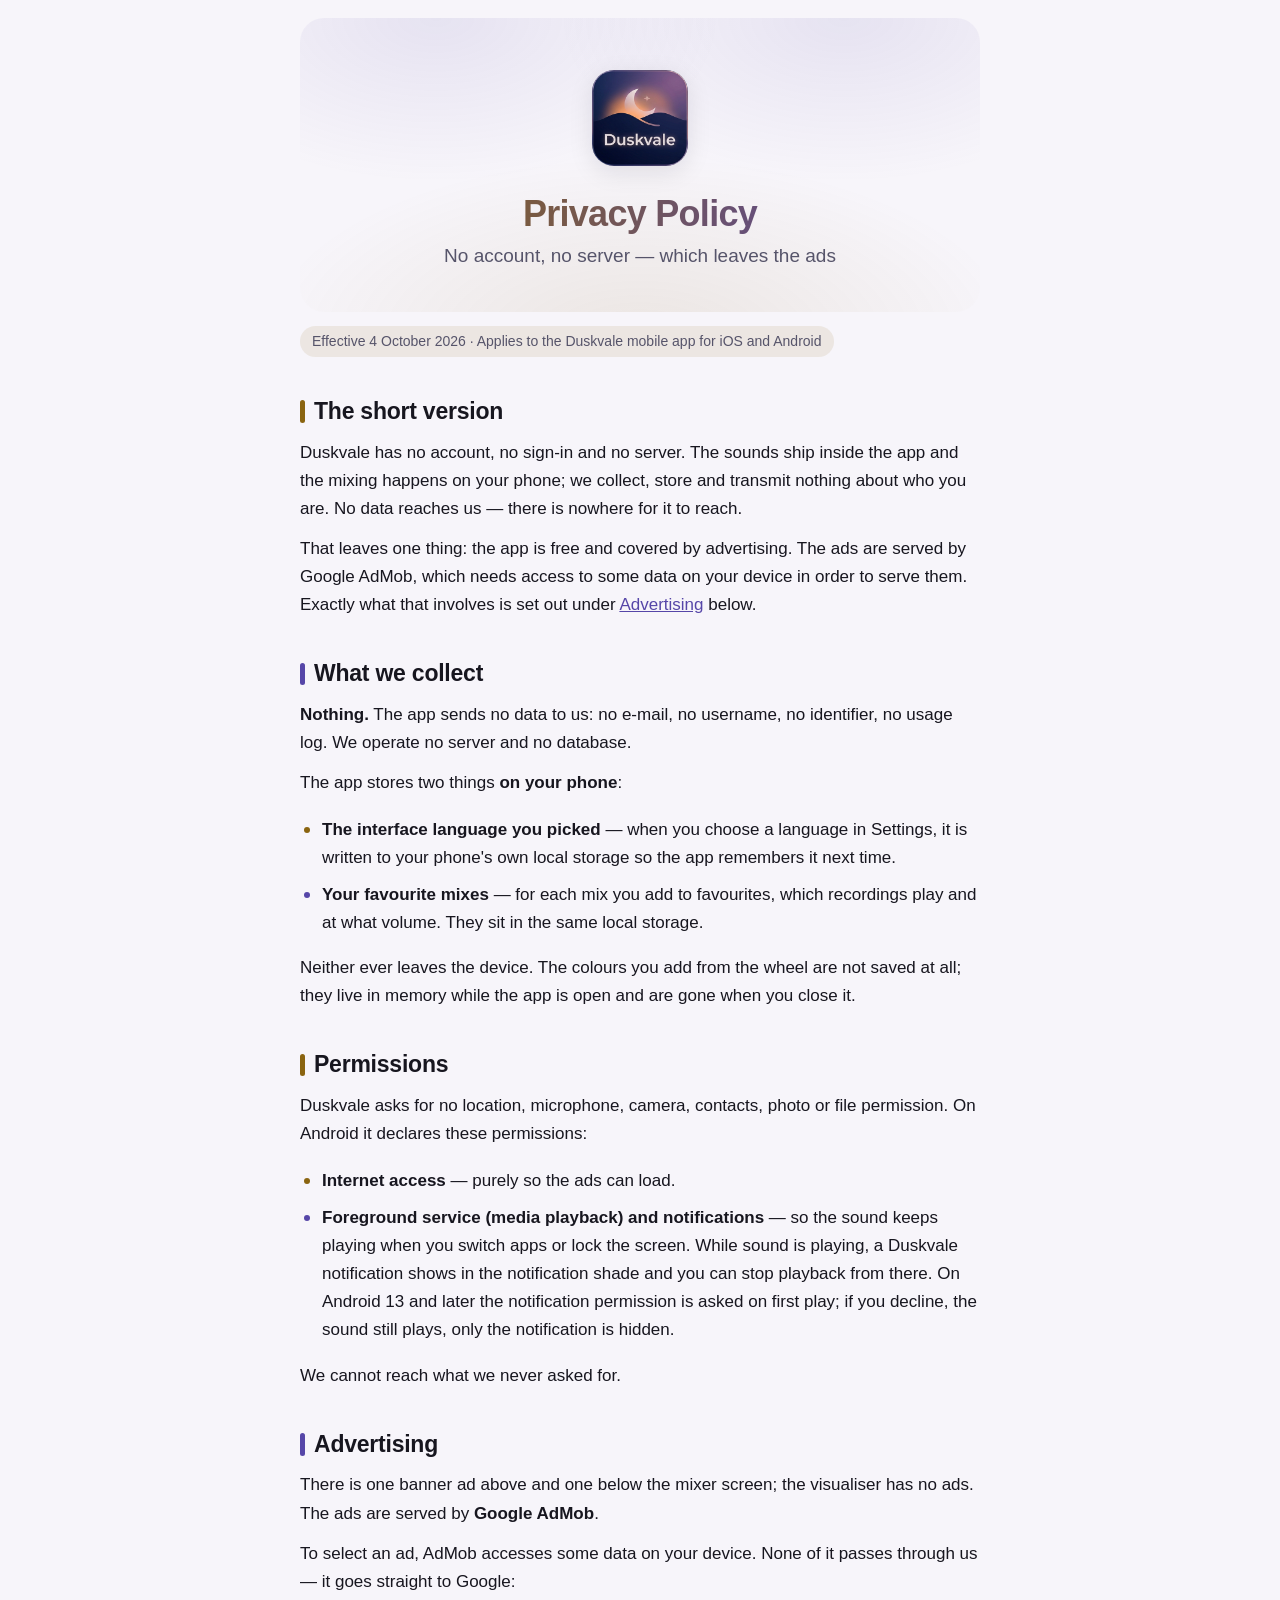
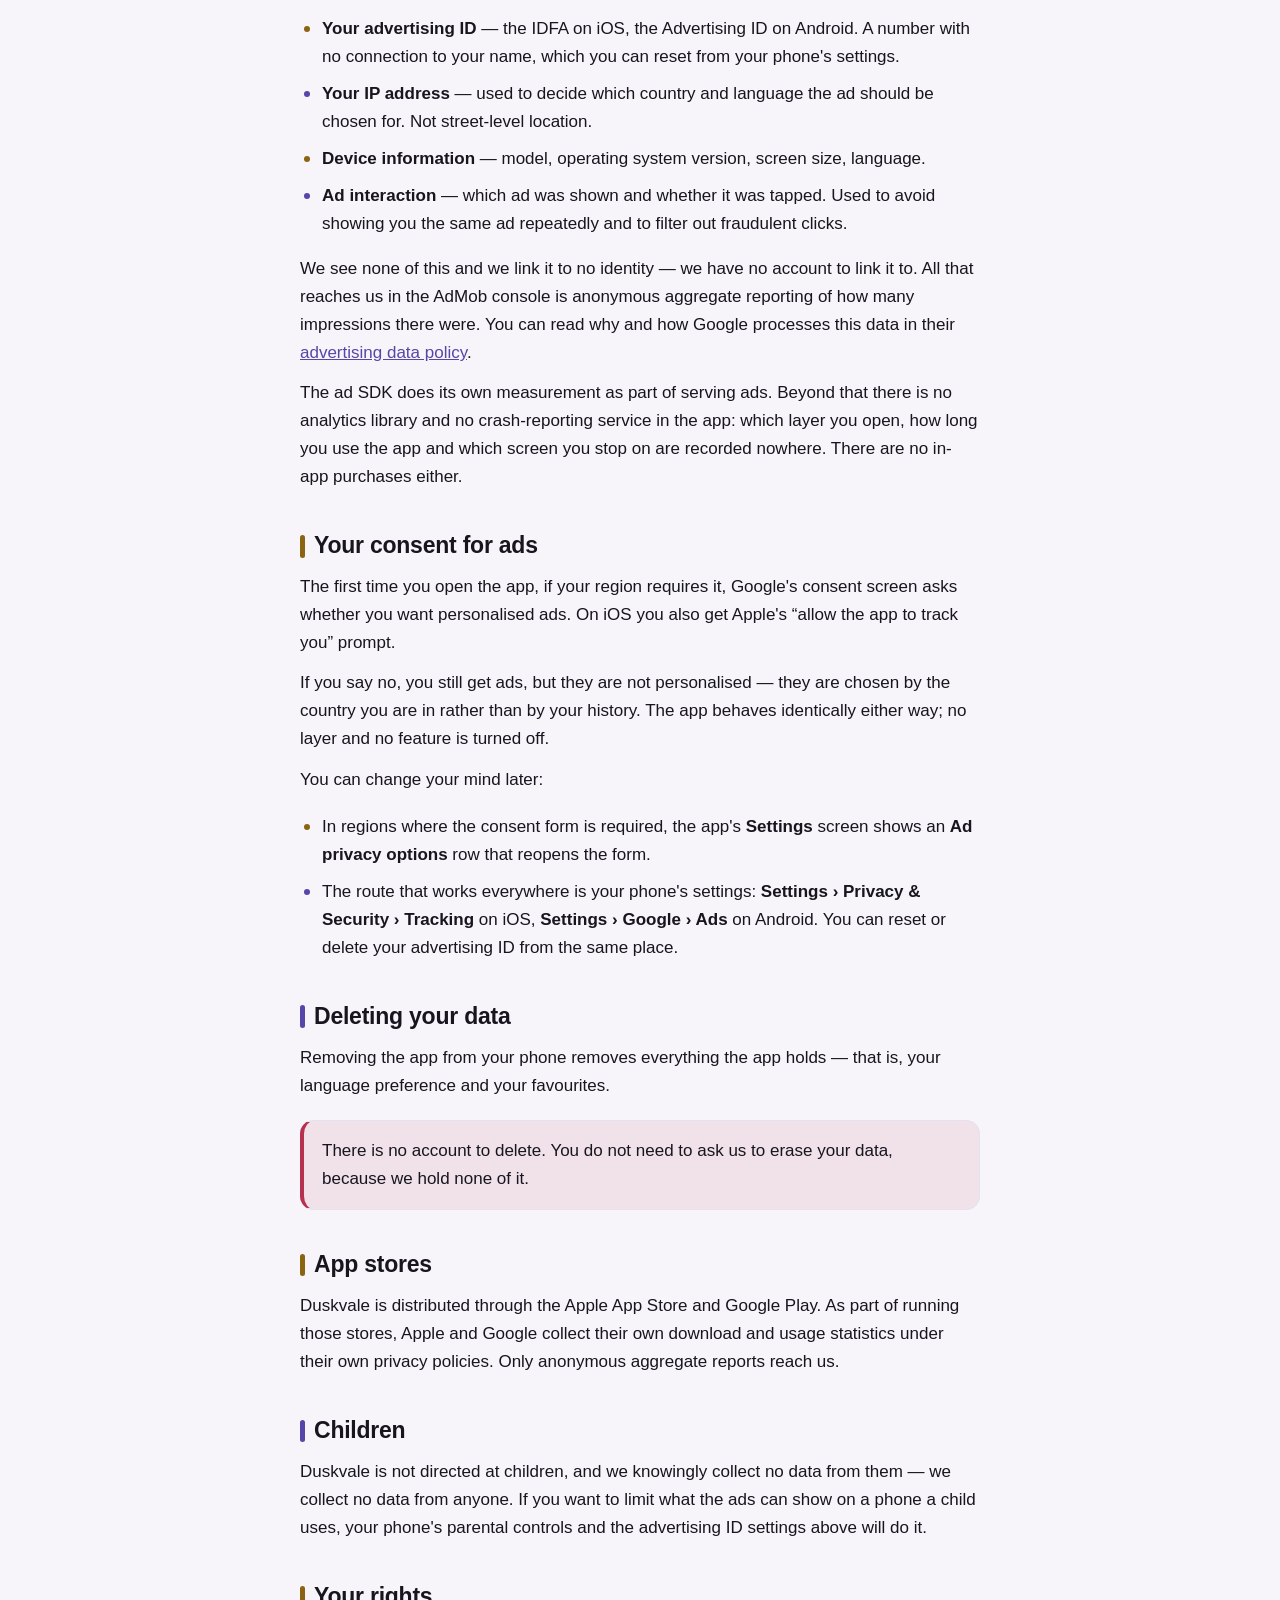
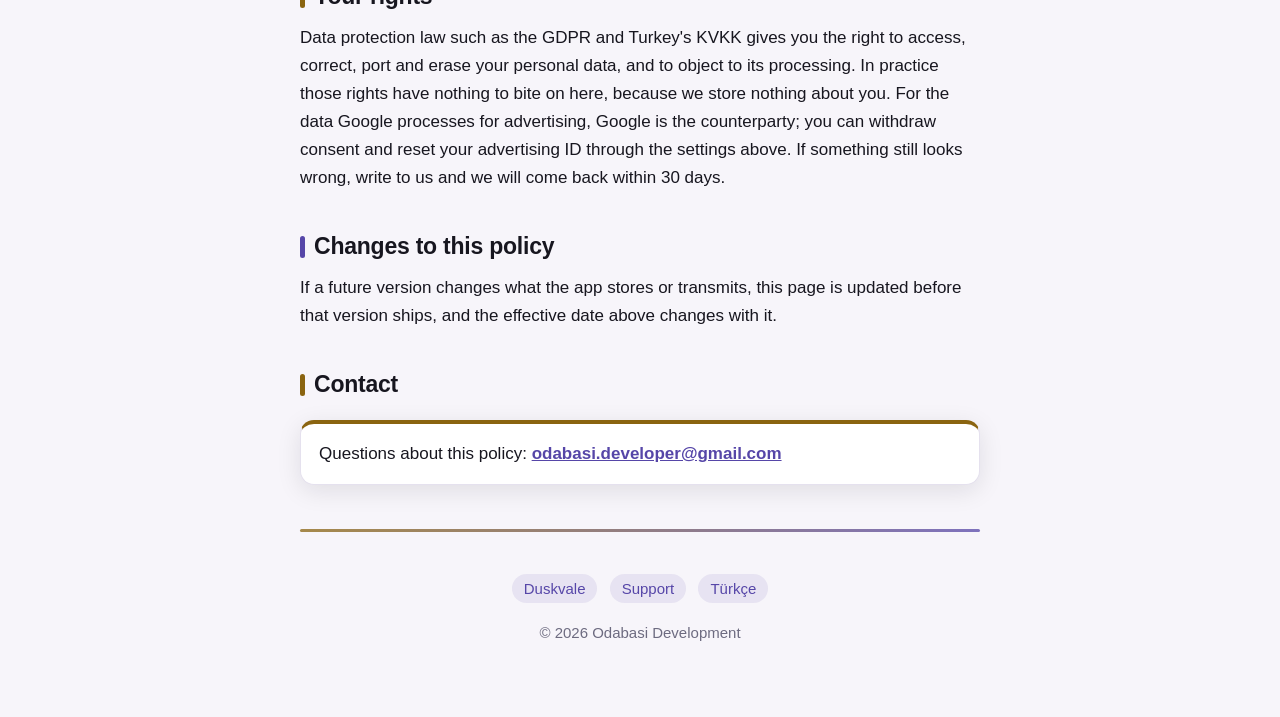
<file: en/privacy/index.html>
<!DOCTYPE html>
<html lang="en">
<head>
<meta charset="utf-8">
<meta name="viewport" content="width=device-width, initial-scale=1">
<title>Duskvale — Privacy Policy</title>
<meta name="description" content="Duskvale has no account and no server. What is kept on your phone, what the ads have access to, and how to withdraw consent.">
<link rel="icon" href="../../assets/logo.png">
<link rel="stylesheet" href="../../assets/style.css">
<link rel="alternate" hreflang="en" href="https://nodabasi.github.io/duskvale/en/privacy/">
<link rel="alternate" hreflang="tr" href="https://nodabasi.github.io/duskvale/privacy/">
</head>
<body>
<div class="wrap">

<header>
  <img src="../../assets/logo.png" alt="Duskvale">
  <h1>Privacy Policy</h1>
  <p class="tagline">No account, no server — which leaves the ads</p>
</header>

<p class="meta">Effective 4 October 2026 · Applies to the Duskvale mobile app for iOS
and Android</p>

<h2>The short version</h2>
<p>Duskvale has no account, no sign-in and no server. The sounds ship inside the app and
the mixing happens on your phone; we collect, store and transmit nothing about who you
are. No data reaches us — there is nowhere for it to reach.</p>
<p>That leaves one thing: the app is free and covered by advertising. The ads are served
by Google AdMob, which needs access to some data on your device in order to serve them.
Exactly what that involves is set out under <a href="#ads">Advertising</a> below.</p>

<h2>What we collect</h2>
<p><b>Nothing.</b> The app sends no data to us: no e-mail, no username, no identifier, no
usage log. We operate no server and no database.</p>
<p>The app stores two things <b>on your phone</b>:</p>
<ul class="plain">
  <li><b>The interface language you picked</b> — when you choose a language in Settings,
  it is written to your phone's own local storage so the app remembers it next time.</li>
  <li><b>Your favourite mixes</b> — for each mix you add to favourites, which recordings
  play and at what volume. They sit in the same local storage.</li>
</ul>
<p>Neither ever leaves the device. The colours you add from the wheel are not saved at
all; they live in memory while the app is open and are gone when you close it.</p>

<h2>Permissions</h2>
<p>Duskvale asks for no location, microphone, camera, contacts, photo or file permission.
On Android it declares these permissions:</p>
<ul class="plain">
  <li><b>Internet access</b> — purely so the ads can load.</li>
  <li><b>Foreground service (media playback) and notifications</b> — so the sound keeps
  playing when you switch apps or lock the screen. While sound is playing, a Duskvale
  notification shows in the notification shade and you can stop playback from there. On
  Android 13 and later the notification permission is asked on first play; if you decline,
  the sound still plays, only the notification is hidden.</li>
</ul>
<p>We cannot reach what we never asked for.</p>

<h2 id="ads">Advertising</h2>
<p>There is one banner ad above and one below the mixer screen; the visualiser has no ads.
The ads are served by <b>Google AdMob</b>.</p>
<p>To select an ad, AdMob accesses some data on your device. None of it passes through
us — it goes straight to Google:</p>
<ul class="plain">
  <li><b>Your advertising ID</b> — the IDFA on iOS, the Advertising ID on Android. A
  number with no connection to your name, which you can reset from your phone's
  settings.</li>
  <li><b>Your IP address</b> — used to decide which country and language the ad should be
  chosen for. Not street-level location.</li>
  <li><b>Device information</b> — model, operating system version, screen size,
  language.</li>
  <li><b>Ad interaction</b> — which ad was shown and whether it was tapped. Used to avoid
  showing you the same ad repeatedly and to filter out fraudulent clicks.</li>
</ul>
<p>We see none of this and we link it to no identity — we have no account to link it to.
All that reaches us in the AdMob console is anonymous aggregate reporting of how many
impressions there were. You can read why and how Google processes this data in their
<a href="https://business.safety.google/adsprocessing/">advertising data policy</a>.</p>
<p>The ad SDK does its own measurement as part of serving ads. Beyond that there is no
analytics library and no crash-reporting service in the app: which layer you open, how
long you use the app and which screen you stop on are recorded nowhere. There are no
in-app purchases either.</p>

<h2>Your consent for ads</h2>
<p>The first time you open the app, if your region requires it, Google's consent screen
asks whether you want personalised ads. On iOS you also get Apple's “allow the app to
track you” prompt.</p>
<p>If you say no, you still get ads, but they are not personalised — they are chosen by
the country you are in rather than by your history. The app behaves identically either
way; no layer and no feature is turned off.</p>
<p>You can change your mind later:</p>
<ul class="plain">
  <li>In regions where the consent form is required, the app's <b>Settings</b> screen
  shows an <b>Ad privacy options</b> row that reopens the form.</li>
  <li>The route that works everywhere is your phone's settings: <b>Settings › Privacy
  &amp; Security › Tracking</b> on iOS, <b>Settings › Google › Ads</b> on Android. You can
  reset or delete your advertising ID from the same place.</li>
</ul>

<h2>Deleting your data</h2>
<p>Removing the app from your phone removes everything the app holds — that is, your
language preference and your favourites.</p>
<div class="notice">
  <p>There is no account to delete. You do not need to ask us to erase your data, because
  we hold none of it.</p>
</div>

<h2>App stores</h2>
<p>Duskvale is distributed through the Apple App Store and Google Play. As part of running
those stores, Apple and Google collect their own download and usage statistics under their
own privacy policies. Only anonymous aggregate reports reach us.</p>

<h2>Children</h2>
<p>Duskvale is not directed at children, and we knowingly collect no data from them — we
collect no data from anyone. If you want to limit what the ads can show on a phone a child
uses, your phone's parental controls and the advertising ID settings above will do it.</p>

<h2>Your rights</h2>
<p>Data protection law such as the GDPR and Turkey's KVKK gives you the right to access,
correct, port and erase your personal data, and to object to its processing. In practice
those rights have nothing to bite on here, because we store nothing about you. For the
data Google processes for advertising, Google is the counterparty; you can withdraw
consent and reset your advertising ID through the settings above. If something still looks
wrong, write to us and we will come back within 30 days.</p>

<h2>Changes to this policy</h2>
<p>If a future version changes what the app stores or transmits, this page is updated
before that version ships, and the effective date above changes with it.</p>

<h2>Contact</h2>
<div class="contact">
  <p>Questions about this policy:
  <a href="mailto:odabasi.developer@gmail.com">odabasi.developer@gmail.com</a></p>
</div>

<hr>
<footer>
  <a href="../">Duskvale</a>
  <a href="../support/">Support</a>
  <a href="../../privacy/" hreflang="tr">Türkçe</a>
  <div class="copyright">© 2026 Odabasi Development</div>
</footer>

</div>
</body>
</html>
</file>
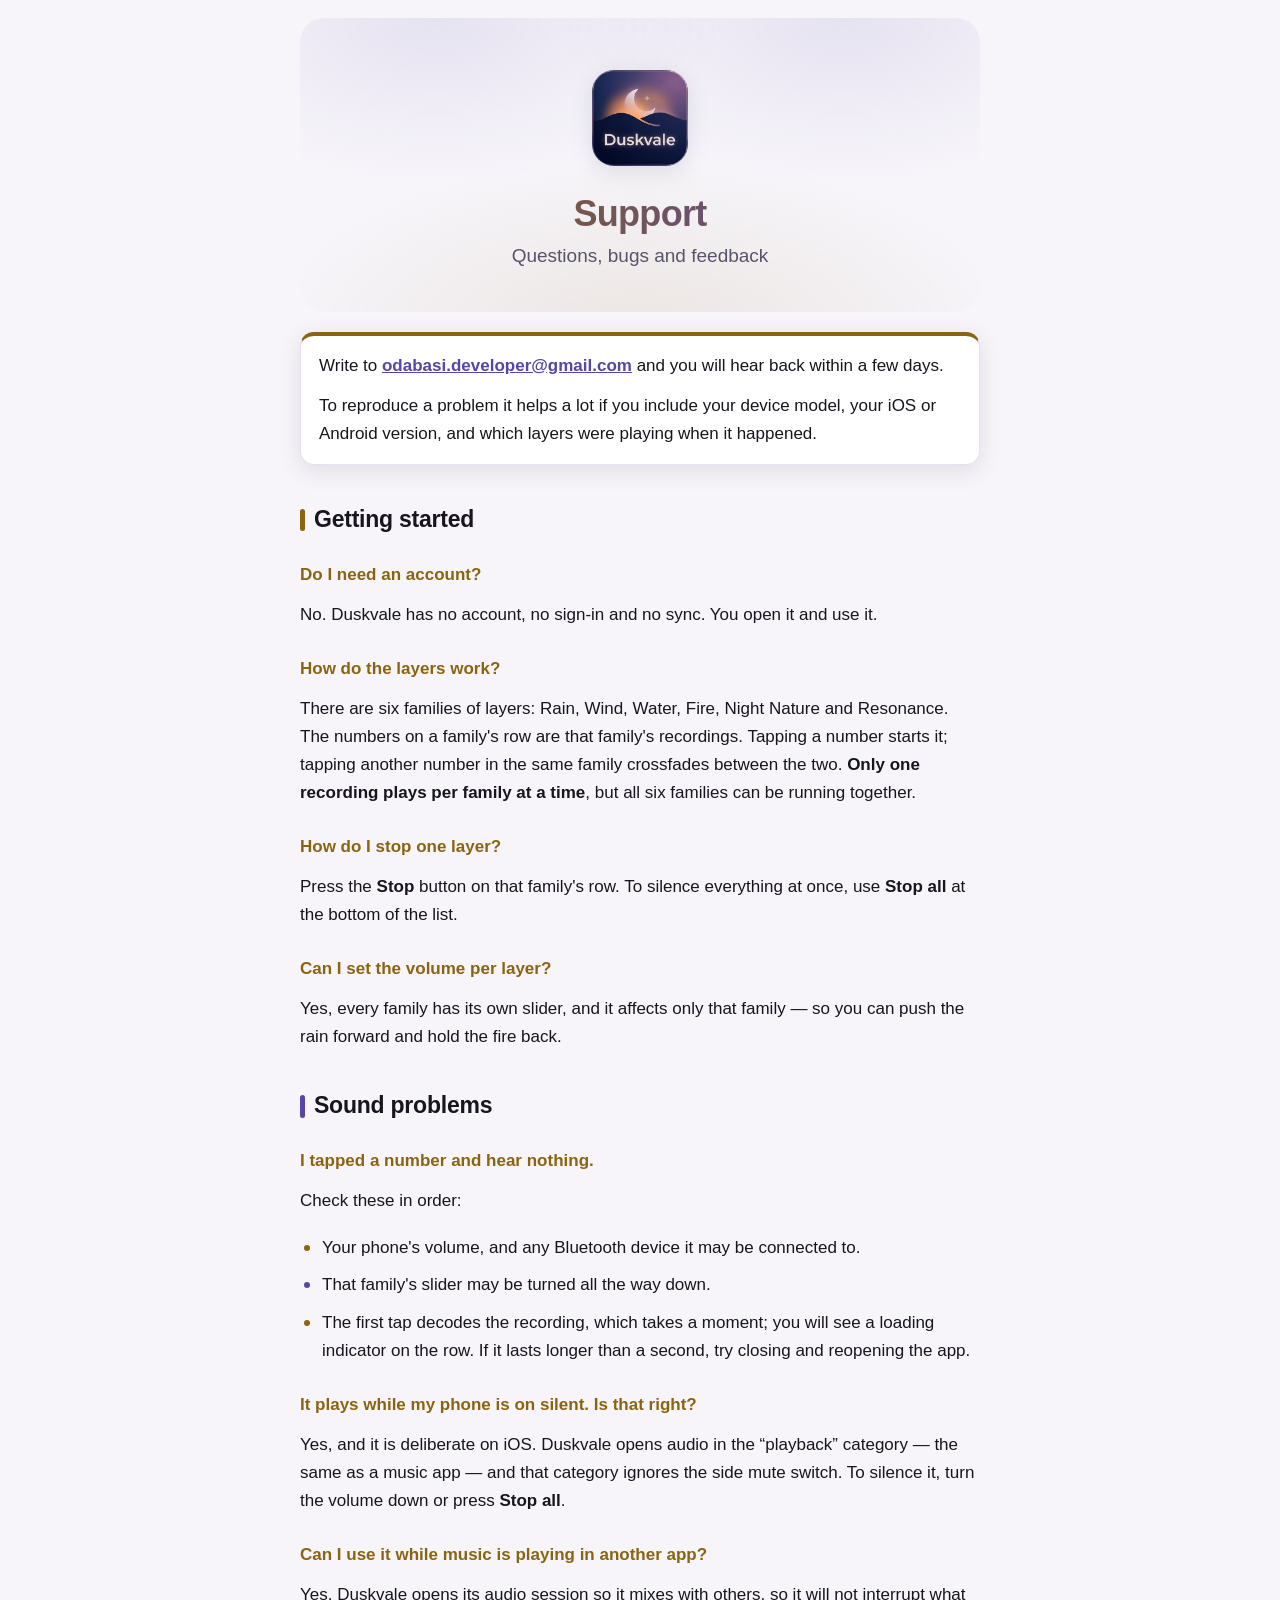
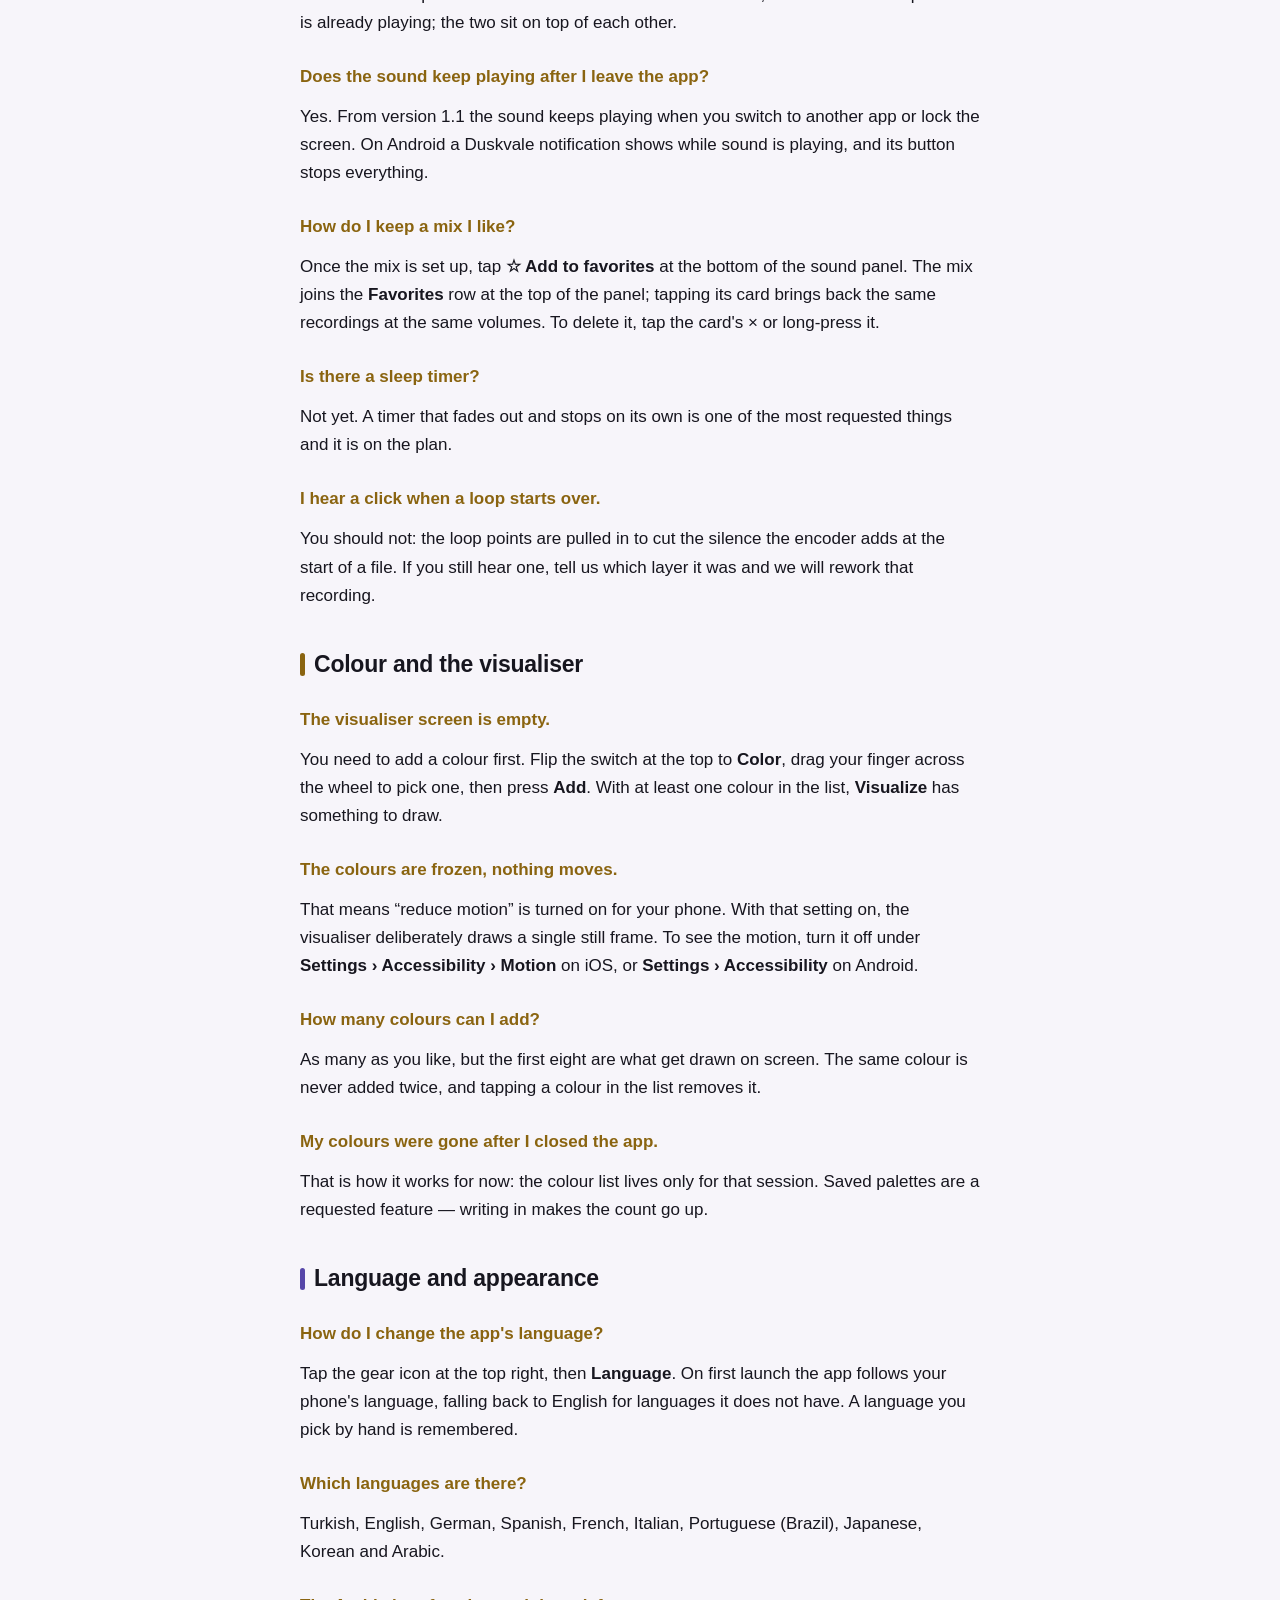
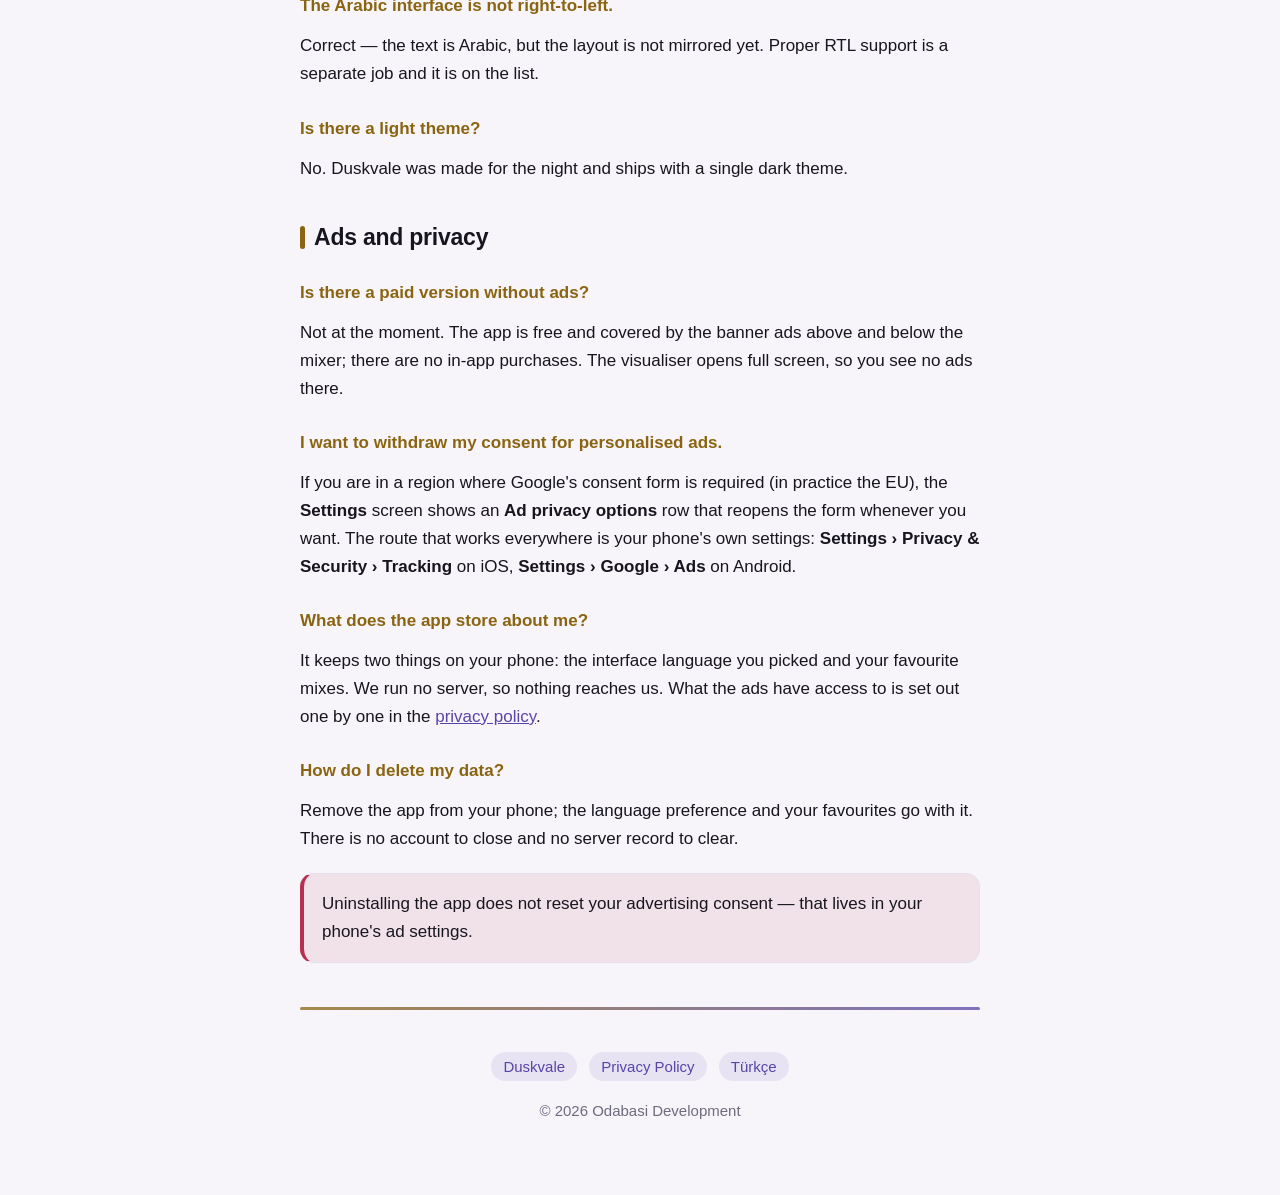
<file: en/support/index.html>
<!DOCTYPE html>
<html lang="en">
<head>
<meta charset="utf-8">
<meta name="viewport" content="width=device-width, initial-scale=1">
<title>Duskvale — Support</title>
<meta name="description" content="Help and contact for Duskvale: no sound, how layers work, background playback, the colour visualiser, languages and ad settings.">
<link rel="icon" href="../../assets/logo.png">
<link rel="stylesheet" href="../../assets/style.css">
<link rel="alternate" hreflang="en" href="https://nodabasi.github.io/duskvale/en/support/">
<link rel="alternate" hreflang="tr" href="https://nodabasi.github.io/duskvale/support/">
</head>
<body>
<div class="wrap">

<header>
  <img src="../../assets/logo.png" alt="Duskvale">
  <h1>Support</h1>
  <p class="tagline">Questions, bugs and feedback</p>
</header>

<div class="contact">
  <p>Write to <a href="mailto:odabasi.developer@gmail.com">odabasi.developer@gmail.com</a>
  and you will hear back within a few days.</p>
  <p>To reproduce a problem it helps a lot if you include your device model, your iOS or
  Android version, and which layers were playing when it happened.</p>
</div>

<h2>Getting started</h2>

<h3>Do I need an account?</h3>
<p>No. Duskvale has no account, no sign-in and no sync. You open it and use it.</p>

<h3>How do the layers work?</h3>
<p>There are six families of layers: Rain, Wind, Water, Fire, Night Nature and Resonance.
The numbers on a family's row are that family's recordings. Tapping a number starts it;
tapping another number in the same family crossfades between the two. <b>Only one
recording plays per family at a time</b>, but all six families can be running
together.</p>

<h3>How do I stop one layer?</h3>
<p>Press the <b>Stop</b> button on that family's row. To silence everything at once, use
<b>Stop all</b> at the bottom of the list.</p>

<h3>Can I set the volume per layer?</h3>
<p>Yes, every family has its own slider, and it affects only that family — so you can push
the rain forward and hold the fire back.</p>

<h2>Sound problems</h2>

<h3>I tapped a number and hear nothing.</h3>
<p>Check these in order:</p>
<ul class="plain">
  <li>Your phone's volume, and any Bluetooth device it may be connected to.</li>
  <li>That family's slider may be turned all the way down.</li>
  <li>The first tap decodes the recording, which takes a moment; you will see a loading
  indicator on the row. If it lasts longer than a second, try closing and reopening the
  app.</li>
</ul>

<h3>It plays while my phone is on silent. Is that right?</h3>
<p>Yes, and it is deliberate on iOS. Duskvale opens audio in the “playback” category —
the same as a music app — and that category ignores the side mute switch. To silence it,
turn the volume down or press <b>Stop all</b>.</p>

<h3>Can I use it while music is playing in another app?</h3>
<p>Yes. Duskvale opens its audio session so it mixes with others, so it will not interrupt
what is already playing; the two sit on top of each other.</p>

<h3>Does the sound keep playing after I leave the app?</h3>
<p>Yes. From version 1.1 the sound keeps playing when you switch to another app or lock
the screen. On Android a Duskvale notification shows while sound is playing, and its
button stops everything.</p>

<h3>How do I keep a mix I like?</h3>
<p>Once the mix is set up, tap <b>☆ Add to favorites</b> at the bottom of the sound panel.
The mix joins the <b>Favorites</b> row at the top of the panel; tapping its card brings back
the same recordings at the same volumes. To delete it, tap the card's × or long-press it.</p>

<h3>Is there a sleep timer?</h3>
<p>Not yet. A timer that fades out and stops on its own is one of the most requested
things and it is on the plan.</p>

<h3>I hear a click when a loop starts over.</h3>
<p>You should not: the loop points are pulled in to cut the silence the encoder adds at
the start of a file. If you still hear one, tell us which layer it was and we will rework
that recording.</p>

<h2>Colour and the visualiser</h2>

<h3>The visualiser screen is empty.</h3>
<p>You need to add a colour first. Flip the switch at the top to <b>Color</b>, drag your
finger across the wheel to pick one, then press <b>Add</b>. With at least one colour in
the list, <b>Visualize</b> has something to draw.</p>

<h3>The colours are frozen, nothing moves.</h3>
<p>That means “reduce motion” is turned on for your phone. With that setting on, the
visualiser deliberately draws a single still frame. To see the motion, turn it off under
<b>Settings › Accessibility › Motion</b> on iOS, or <b>Settings › Accessibility</b> on
Android.</p>

<h3>How many colours can I add?</h3>
<p>As many as you like, but the first eight are what get drawn on screen. The same colour
is never added twice, and tapping a colour in the list removes it.</p>

<h3>My colours were gone after I closed the app.</h3>
<p>That is how it works for now: the colour list lives only for that session. Saved
palettes are a requested feature — writing in makes the count go up.</p>

<h2>Language and appearance</h2>

<h3>How do I change the app's language?</h3>
<p>Tap the gear icon at the top right, then <b>Language</b>. On first launch the app
follows your phone's language, falling back to English for languages it does not have. A
language you pick by hand is remembered.</p>

<h3>Which languages are there?</h3>
<p>Turkish, English, German, Spanish, French, Italian, Portuguese (Brazil), Japanese,
Korean and Arabic.</p>

<h3>The Arabic interface is not right-to-left.</h3>
<p>Correct — the text is Arabic, but the layout is not mirrored yet. Proper RTL support is
a separate job and it is on the list.</p>

<h3>Is there a light theme?</h3>
<p>No. Duskvale was made for the night and ships with a single dark theme.</p>

<h2>Ads and privacy</h2>

<h3>Is there a paid version without ads?</h3>
<p>Not at the moment. The app is free and covered by the banner ads above and below the
mixer; there are no in-app purchases. The visualiser opens full screen, so you see no ads
there.</p>

<h3>I want to withdraw my consent for personalised ads.</h3>
<p>If you are in a region where Google's consent form is required (in practice the EU),
the <b>Settings</b> screen shows an <b>Ad privacy options</b> row that reopens the form
whenever you want. The route that works everywhere is your phone's own settings:
<b>Settings › Privacy &amp; Security › Tracking</b> on iOS, <b>Settings › Google › Ads</b>
on Android.</p>

<h3>What does the app store about me?</h3>
<p>It keeps two things on your phone: the interface language you picked and your favourite
mixes. We run no
server, so nothing reaches us. What the ads have access to is set out one by one in the
<a href="../privacy/">privacy policy</a>.</p>

<h3>How do I delete my data?</h3>
<p>Remove the app from your phone; the language preference and your favourites go with it. There is no
account to close and no server record to clear.</p>

<div class="notice">
  <p>Uninstalling the app does not reset your advertising consent — that lives in your
  phone's ad settings.</p>
</div>

<hr>
<footer>
  <a href="../">Duskvale</a>
  <a href="../privacy/">Privacy Policy</a>
  <a href="../../support/" hreflang="tr">Türkçe</a>
  <div class="copyright">© 2026 Odabasi Development</div>
</footer>

</div>
</body>
</html>
</file>
<file: assets/style.css>
/* Shared stylesheet for every page. The palette follows the app, which only has
   a dark theme: a near-black dusk ground, warm gold for the primary accent and a
   twilight violet for the second one — the two colours of the icon's sky.

   Dark is therefore the base, and the single media query lightens things for
   people whose system asks for a light scheme. Mobile first: the layout rules
   target a phone and only widen further down. */

:root {
  --ink: #e8e6f0;
  --ink-soft: #a9a7be;
  --ink-faint: #8b8aa0;
  --ground: #12121a;
  --card: #1c1c28;
  --line: #2e2e42;

  --gold: #d9a441;
  --violet: #9b8ce0;
  --rose: #e2879b;

  /* Same hues at low alpha, for card fills, badges and the header wash. */
  --gold-tint: #d9a44124;
  --violet-tint: #9b8ce024;
  --rose-tint: #e2879b24;

  --shadow: 0 6px 24px rgb(0 0 0 / 0.45);
}

@media (prefers-color-scheme: light) {
  :root {
    --ink: #17161f;
    --ink-soft: #56546a;
    --ink-faint: #6d6b80;
    --ground: #f7f5fa;
    --card: #ffffff;
    --line: #e5e1ee;

    --gold: #8a6410;
    --violet: #5646a8;
    --rose: #b6304f;

    --gold-tint: #8a64101a;
    --violet-tint: #5646a81a;
    --rose-tint: #b6304f1a;

    --shadow: 0 6px 24px rgb(23 22 31 / 0.10);
  }
}

* { box-sizing: border-box; }

body {
  margin: 0;
  padding: 0 18px 64px;
  background: var(--ground);
  color: var(--ink);
  font: 17px/1.65 -apple-system, BlinkMacSystemFont, "Segoe UI", Roboto, Helvetica, Arial, sans-serif;
  -webkit-text-size-adjust: 100%;
  overflow-wrap: break-word;
}

img { max-width: 100%; }

.wrap { max-width: 680px; margin: 0 auto; }

/* Header — a tinted band, gold glow low and violet high, like the icon's sky */

header {
  position: relative;
  margin: 18px 0 8px;
  padding: 40px 20px 32px;
  text-align: center;
  border-radius: 24px;
  background:
    radial-gradient(60% 80% at 20% 0%, var(--violet-tint), transparent 70%),
    radial-gradient(60% 80% at 80% 0%, var(--violet-tint), transparent 70%),
    radial-gradient(80% 90% at 50% 110%, var(--gold-tint), transparent 70%);
}

header img {
  width: 84px;
  height: 84px;
  border-radius: 22px;
  box-shadow: var(--shadow);
}

h1 {
  margin: 18px 0 6px;
  font-size: clamp(28px, 8vw, 36px);
  line-height: 1.15;
  letter-spacing: -0.02em;
  background: linear-gradient(100deg, var(--gold), var(--violet));
  -webkit-background-clip: text;
  background-clip: text;
  color: transparent;
}

.tagline {
  margin: 0;
  color: var(--ink-soft);
  font-size: clamp(16px, 4.4vw, 19px);
}

/* Section headings — a coloured bar alternating gold and violet */

h2 {
  position: relative;
  margin: 40px 0 12px;
  padding-left: 14px;
  font-size: clamp(20px, 5.4vw, 23px);
  line-height: 1.3;
  letter-spacing: -0.01em;
}

h2::before {
  content: "";
  position: absolute;
  left: 0;
  top: 0.16em;
  bottom: 0.16em;
  width: 5px;
  border-radius: 3px;
  background: var(--gold);
}

h2:nth-of-type(even)::before { background: var(--violet); }

h3 {
  margin: 26px 0 4px;
  font-size: 17px;
  color: var(--gold);
}

p { margin: 12px 0; }

a { color: var(--violet); }

hr {
  margin: 44px 0 0;
  border: 0;
  height: 3px;
  border-radius: 2px;
  background: linear-gradient(90deg, var(--gold), var(--violet));
  opacity: 0.75;
}

/* Numbered walkthrough on the landing page */

.steps {
  list-style: none;
  margin: 18px 0;
  padding: 0;
  counter-reset: step;
}

.steps li {
  position: relative;
  counter-increment: step;
  background: var(--card);
  border: 1px solid var(--line);
  border-left: 5px solid var(--gold);
  border-radius: 14px;
  padding: 14px 16px 14px 56px;
  margin-bottom: 10px;
  box-shadow: var(--shadow);
}

.steps li::before {
  content: counter(step);
  position: absolute;
  left: 14px;
  top: 15px;
  width: 28px;
  height: 28px;
  border-radius: 50%;
  display: grid;
  place-items: center;
  font-size: 14px;
  font-weight: 700;
  color: var(--gold);
  background: var(--gold-tint);
}

.steps li:nth-child(even) { border-left-color: var(--violet); }
.steps li:nth-child(even)::before { color: var(--violet); background: var(--violet-tint); }

.steps b { display: block; font-size: 17px; }
.steps li:nth-child(odd) b { color: var(--gold); }
.steps li:nth-child(even) b { color: var(--violet); }

.steps span { color: var(--ink-soft); font-size: 15px; }

/* The sound catalogue: one card per category, with how many recordings it holds */

.layers {
  list-style: none;
  display: grid;
  gap: 10px;
  margin: 18px 0;
  padding: 0;
  grid-template-columns: 1fr;
}

.layers li {
  display: flex;
  align-items: baseline;
  gap: 10px;
  background: var(--card);
  border: 1px solid var(--line);
  border-radius: 14px;
  padding: 13px 16px;
  box-shadow: var(--shadow);
}

.layers b {
  color: var(--gold);
  font-size: 17px;
}

.layers li:nth-child(even) b { color: var(--violet); }

.layers .count {
  margin-left: auto;
  flex: none;
  padding: 3px 10px;
  border-radius: 999px;
  background: var(--gold-tint);
  color: var(--ink-soft);
  font-size: 13px;
  white-space: nowrap;
}

.layers li:nth-child(even) .count { background: var(--violet-tint); }

.layers span.what { color: var(--ink-soft); font-size: 15px; }

/* Plain bullet lists — coloured markers, alternating */

ul.plain { padding-left: 22px; }

ul.plain li { margin: 7px 0; }

ul.plain li::marker { color: var(--gold); font-size: 1.1em; }
ul.plain li:nth-child(even)::marker { color: var(--violet); }

/* Contact box */

.contact {
  background: var(--card);
  border: 1px solid var(--line);
  border-top: 4px solid var(--gold);
  border-radius: 14px;
  padding: 16px 18px;
  margin: 20px 0;
  box-shadow: var(--shadow);
}

.contact p:first-child { margin-top: 0; }
.contact p:last-child { margin-bottom: 0; }
.contact a { font-weight: 600; }

/* Callout for the things a reader must not miss */

.notice {
  background: var(--rose-tint);
  border: 1px solid var(--line);
  border-left: 4px solid var(--rose);
  border-radius: 14px;
  padding: 16px 18px;
  margin: 20px 0;
}

.notice p:first-child { margin-top: 0; }
.notice p:last-child { margin-bottom: 0; }

/* Effective-date line under a policy heading */

.meta {
  display: inline-block;
  margin: 6px 0 0;
  padding: 5px 12px;
  border-radius: 999px;
  background: var(--gold-tint);
  color: var(--ink-soft);
  font-size: 14px;
  line-height: 1.5;
}

/* Footer */

footer {
  margin-top: 22px;
  padding-top: 18px;
  color: var(--ink-faint);
  font-size: 15px;
  line-height: 2.2;
  text-align: center;
}

footer a {
  margin: 0 4px;
  padding: 6px 12px;
  border-radius: 999px;
  background: var(--violet-tint);
  color: var(--violet);
  text-decoration: none;
  white-space: nowrap;
}

footer a:hover { text-decoration: underline; }

footer .copyright { margin-top: 16px; line-height: 1.6; }

/* Wider screens */

@media (min-width: 560px) {
  body { padding: 0 24px 72px; }
  header { padding: 52px 24px 40px; }
  header img { width: 96px; height: 96px; }
  .steps li { padding-right: 20px; }
  .layers { grid-template-columns: 1fr 1fr; }
}
</file>
